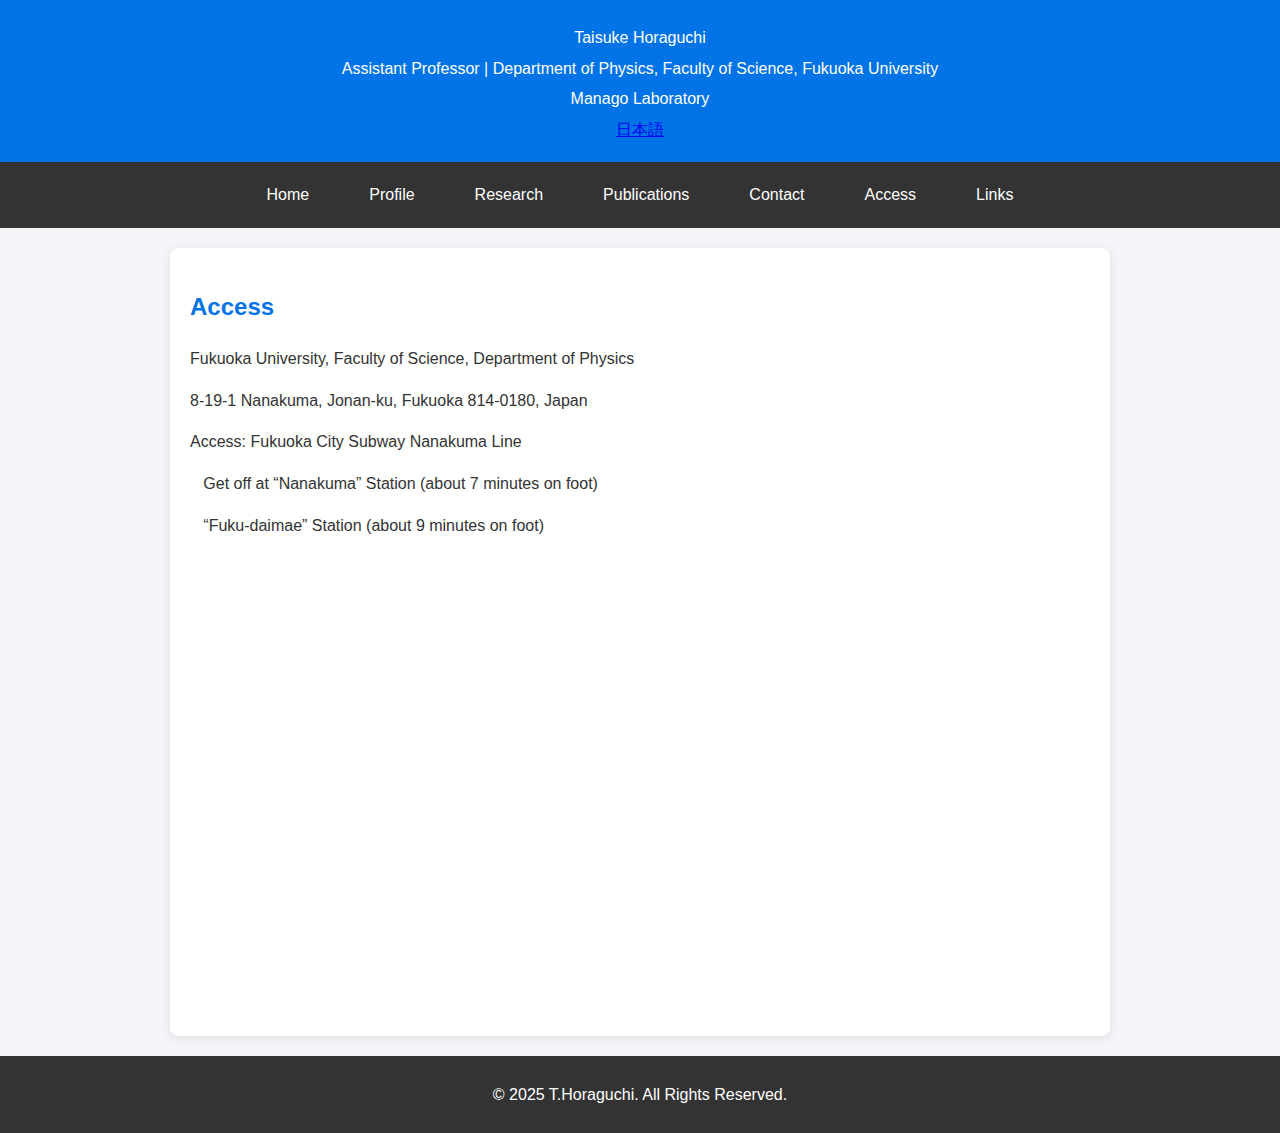
<file: access-en.html>
<!DOCTYPE html>
<html lang="en">
<head>
    <meta charset="UTF-8">
    <meta name="viewport" content="width=device-width, initial-scale=1.0">
    <title>Access - Taisuke Horaguchi</title>
    <link rel="stylesheet" href="styles.css">
</head>
<body>
<header>
    <div class="container">
        <p>Taisuke Horaguchi</p>
        <p>Assistant Professor | Department of Physics, Faculty of Science, Fukuoka University</p>
        <p>Manago Laboratory</p>
        <a href="access.html" class="language-switch">日本語</a>
    </div>
</header>
<nav id="main-nav"></nav>
<main>
    <section>
        <h2>Access</h2>
        <p>Fukuoka University, Faculty of Science, Department of Physics</p>
        <p>8-19-1 Nanakuma, Jonan-ku, Fukuoka 814-0180, Japan</p>
        <p>Access: Fukuoka City Subway Nanakuma Line </p>
		<p>&nbsp;&nbsp;&nbsp;Get off at “Nanakuma” Station (about 7 minutes on foot)</p>
		<p>&nbsp;&nbsp;&nbsp;“Fuku-daimae” Station (about 9 minutes on foot)</p>
        <div style="margin-top: 20px;">
            <iframe src="https://www.google.com/maps/embed?pb=!1m28!1m12!1m3!1d6650.13975848384!2d130.35848153177204!3d33.55156069474536!2m3!1f0!2f0!3f0!3m2!1i1024!2i768!4f13.1!4m13!3e2!4m5!1s0x354194770f054b9d%3A0x4c504ddef46fe0fc!2z56aP5bKh55yM56aP5bKh5biC5Z-O5Y2X5Yy65LiD6ZqI77yX5LiB55uu77yRIOS4g-maiOmnhQ!3m2!1d33.5527662!2d130.36174649999998!4m5!1s0x3541959158985a47%3A0xc6a38f6ad0d83191!2z44CSODE0LTAxMzMg56aP5bKh55yM56aP5bKh5biC5Z-O5Y2X5Yy65LiD6ZqI77yY5LiB55uu77yR77yZ4oiS77yRIDnlj7fppKg!3m2!1d33.5502082!2d130.364671!5e0!3m2!1sja!2sjp!4v1745370325358!5m2!1sja!2sjp" 
			width="100%" height="450" style="border:0;" allowfullscreen="" loading="lazy" referrerpolicy="no-referrer-when-downgrade"></iframe>
        </div>
    </section>
</main>
<footer>
    <p>&copy; 2025 T.Horaguchi. All Rights Reserved.</p>
</footer>

<script src="scripts/nav-en.js"></script>

</body>
</html>
</file>
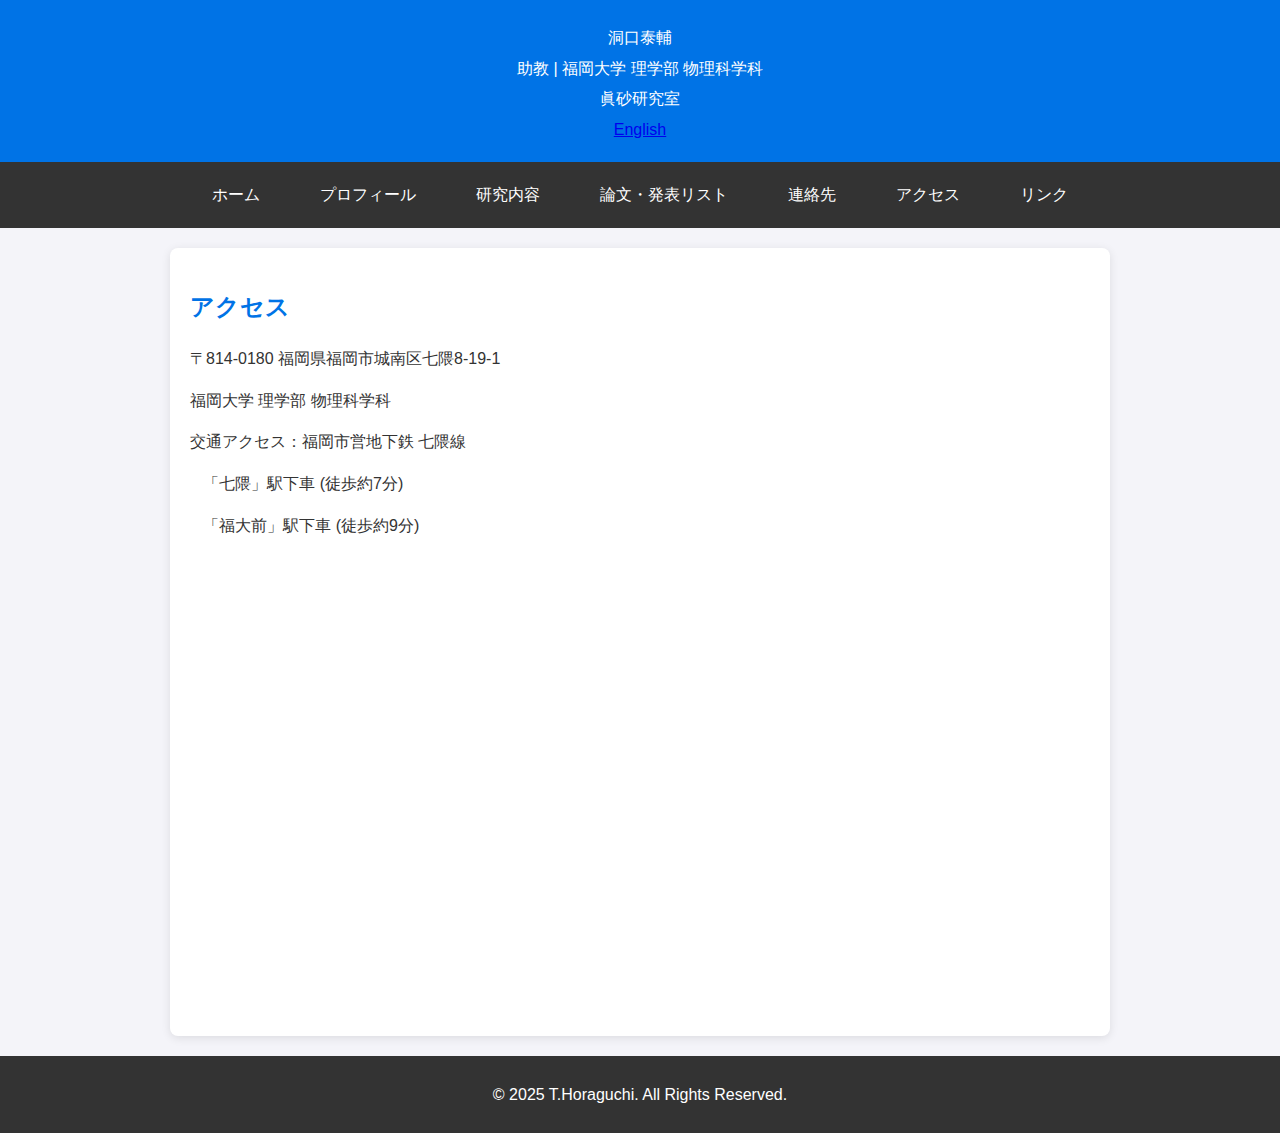
<file: access.html>
<!DOCTYPE html>
<html lang="ja">
<head>
    <meta charset="UTF-8">
    <meta name="viewport" content="width=device-width, initial-scale=1.0">
    <title>アクセス - 洞口泰輔</title>
    <link rel="stylesheet" href="styles.css">
</head>
<body>
<header>
    <div class="container">
        <p>洞口泰輔</p>
        <p>助教 | 福岡大学 理学部 物理科学科</p>
        <p>眞砂研究室</p>
        <a href="access-en.html" class="language-switch">English</a>
    </div>
</header>
<nav id="main-nav"></nav>
<main>
    <section>
        <h2>アクセス</h2>
        <p>〒814-0180 福岡県福岡市城南区七隈8-19-1</p>
        <p>福岡大学 理学部 物理科学科</p>
        <p>交通アクセス：福岡市営地下鉄 七隈線 </p>
		<p>&nbsp;&nbsp;&nbsp;「七隈」駅下車 (徒歩約7分)</p>
		<p>&nbsp;&nbsp;&nbsp;「福大前」駅下車 (徒歩約9分)</p>
        <div style="margin-top: 20px;">
            <iframe src="https://www.google.com/maps/embed?pb=!1m28!1m12!1m3!1d6650.13975848384!2d130.35848153177204!3d33.55156069474536!2m3!1f0!2f0!3f0!3m2!1i1024!2i768!4f13.1!4m13!3e2!4m5!1s0x354194770f054b9d%3A0x4c504ddef46fe0fc!2z56aP5bKh55yM56aP5bKh5biC5Z-O5Y2X5Yy65LiD6ZqI77yX5LiB55uu77yRIOS4g-maiOmnhQ!3m2!1d33.5527662!2d130.36174649999998!4m5!1s0x3541959158985a47%3A0xc6a38f6ad0d83191!2z44CSODE0LTAxMzMg56aP5bKh55yM56aP5bKh5biC5Z-O5Y2X5Yy65LiD6ZqI77yY5LiB55uu77yR77yZ4oiS77yRIDnlj7fppKg!3m2!1d33.5502082!2d130.364671!5e0!3m2!1sja!2sjp!4v1745370325358!5m2!1sja!2sjp" 
			width="100%" height="450" style="border:0;" allowfullscreen="" loading="lazy" referrerpolicy="no-referrer-when-downgrade"></iframe>
        </div>
    </section>
</main>
<footer>
    <p>&copy; 2025 T.Horaguchi. All Rights Reserved.</p>
</footer>

<script src="scripts/nav-ja.js"></script>

</body>
</html>
</file>
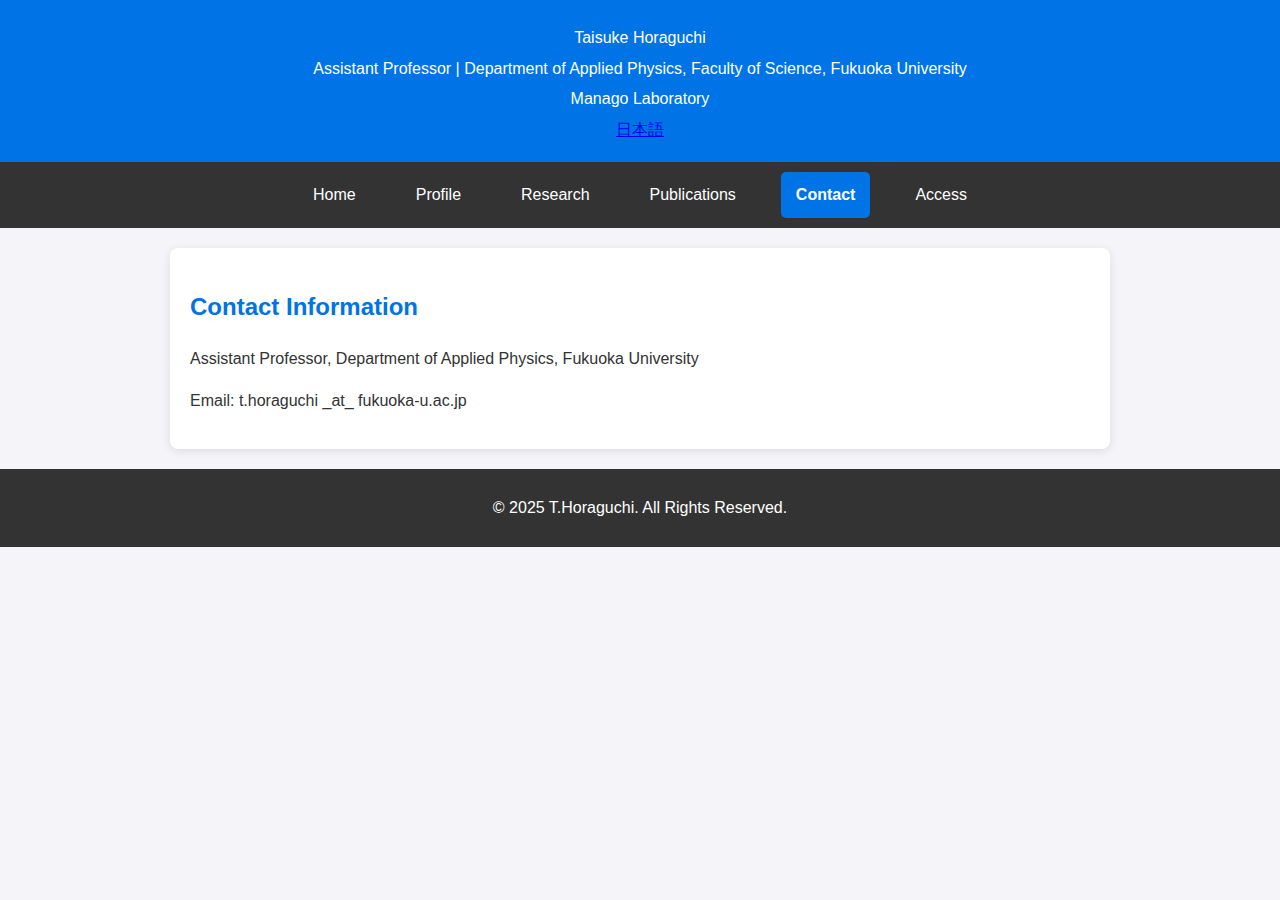
<file: contact-en.html>
<!DOCTYPE html>
<html lang="en">
<head>
    <meta charset="UTF-8">
    <meta name="viewport" content="width=device-width, initial-scale=1.0">
    <title>Contact - Taisuke Horaguchi</title>
    <link rel="stylesheet" href="styles.css">
</head>
<body>
<header>
    <div class="container">
        <p>Taisuke Horaguchi</p>
        <p>Assistant Professor | Department of Applied Physics, Faculty of Science, Fukuoka University</p>
        <p>Manago Laboratory</p>
        <a href="contact.html" class="language-switch">日本語</a>
    </div>
</header>
<nav>
    <ul>
        <li><a href="index-en.html">Home</a></li>
        <li><a href="profile-en.html">Profile</a></li>
        <li><a href="research-en.html">Research</a></li>
        <li><a href="publications-en.html">Publications</a></li>
        <li><a href="contact-en.html" class="active">Contact</a></li>
        <li><a href="access-en.html">Access</a></li>
    </ul>
</nav>
<main>
    <section>
        <h2>Contact Information</h2>
        <p>Assistant Professor, Department of Applied Physics, Fukuoka University</p>

        <!-- Secure email display only (no link, no @ in HTML) -->
        <p>Email: <span id="mail"></span></p>

        <script>
            (function() {
                const a = "t.horaguchi";
                const b = "fukuoka-u";
                const c = "ac.jp";

                // display-only version with "_at_" (no link)
                const display = a + " _at_ " + b + "." + c;

                document.getElementById("mail").textContent = display;
            })();
        </script>

    </section>
</main>
<footer>
    <p>&copy; 2025 T.Horaguchi. All Rights Reserved.</p>
</footer>
</body>
</html>
</file>
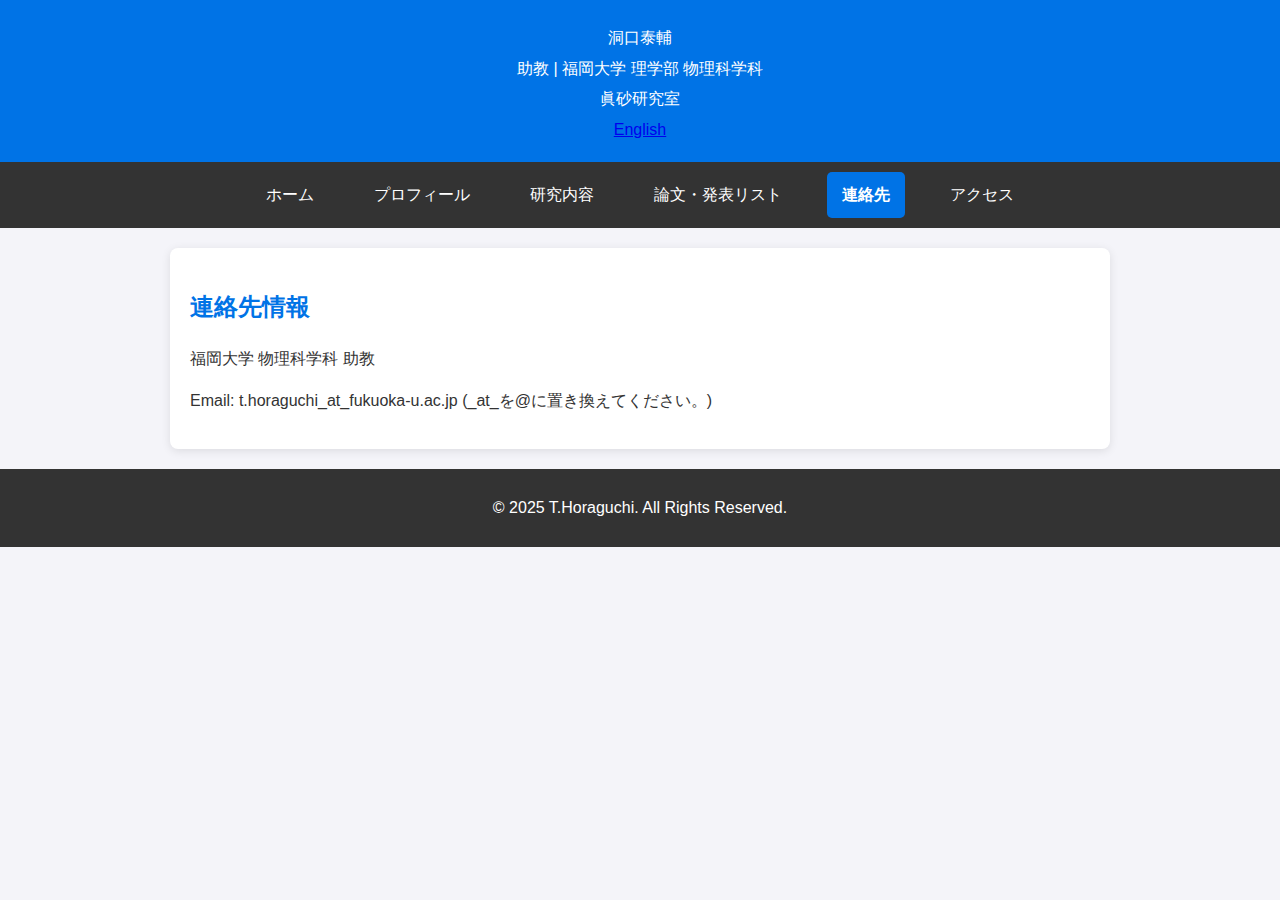
<file: contact.html>
<!DOCTYPE html>
<html lang="ja">
<head>
    <meta charset="UTF-8">
    <meta name="viewport" content="width=device-width, initial-scale=1.0">
    <title>連絡先 - 洞口泰輔</title>
    <link rel="stylesheet" href="styles.css">
</head>
<body>
    <header>
    <div class="container">
        <p>洞口泰輔</p>
        <p>助教 | 福岡大学 理学部 物理科学科</p>
        <p>眞砂研究室</p>
        <a href="contact-en.html" class="language-switch">English</a>
    </div>
</header>
    <nav>
        <ul>
            <li><a href="index.html">ホーム</a></li>
            <li><a href="profile.html">プロフィール</a></li>
            <li><a href="research.html">研究内容</a></li>
            <li><a href="publications.html">論文・発表リスト</a></li>
            <li><a href="contact.html" class="active">連絡先</a></li>
        <li><a href="access.html">アクセス</a></li>
</ul>
    </nav>
    <main>
        <section>
            <h2>連絡先情報</h2>
            <p>福岡大学 物理科学科 助教</p>
            <p>Email: t.horaguchi_at_fukuoka-u.ac.jp (_at_を@に置き換えてください。)</p>
        </section>
    </main>
    <footer>
        <p>&copy; 2025 T.Horaguchi. All Rights Reserved.</p>
    </footer>
</body>
</html>
</file>
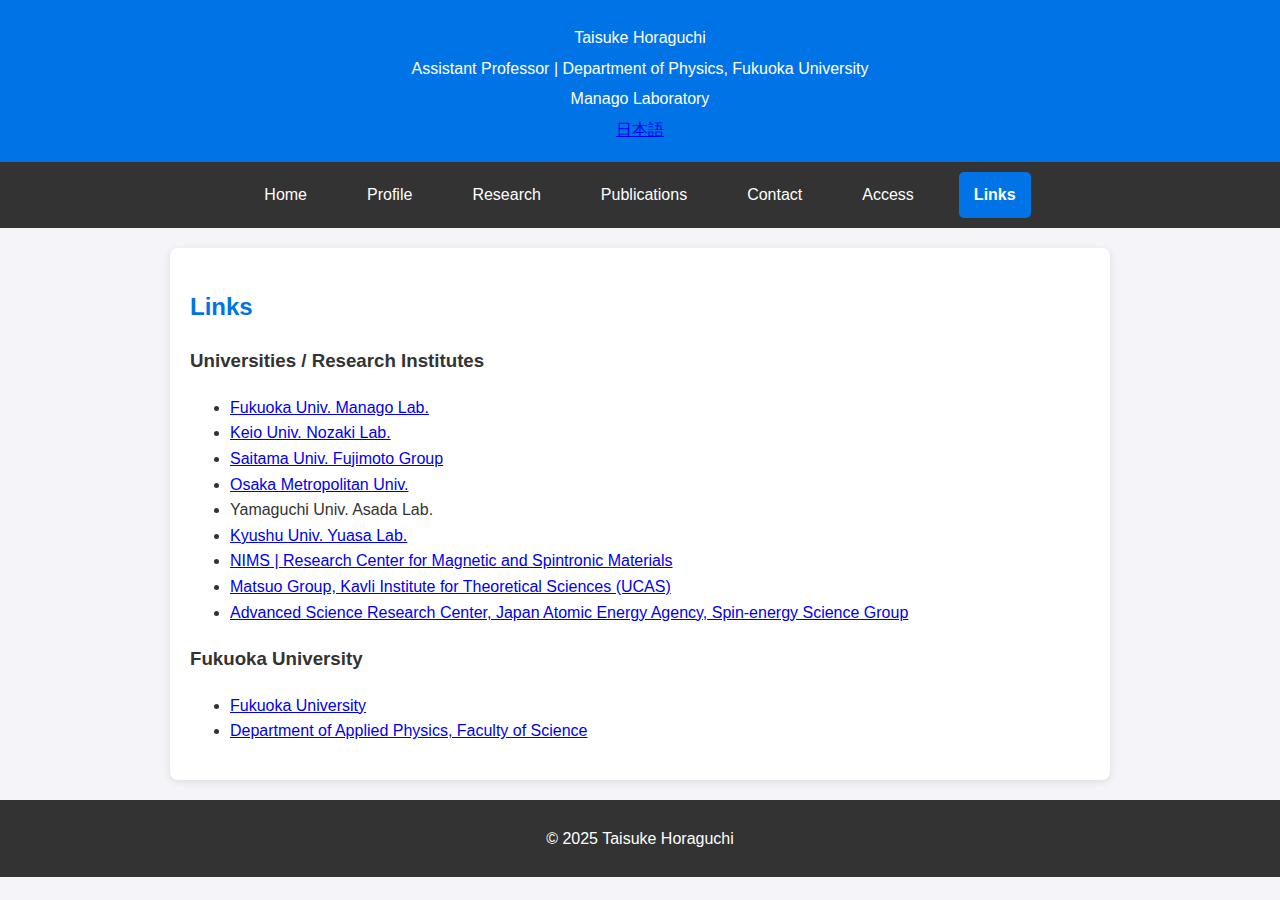
<file: links-en.html>
<!DOCTYPE html>
<html lang="en">
<head>
    <meta charset="UTF-8">
    <meta name="viewport" content="width=device-width, initial-scale=1.0">
    <title>Links - Taisuke Horaguchi</title>
    <link rel="stylesheet" href="styles.css">
</head>

<body data-page="links-en">

<header>
    <div class="container">
        <p>Taisuke Horaguchi</p>
        <p>Assistant Professor | Department of Physics, Fukuoka University</p>
        <p>Manago Laboratory</p>
        <a href="links.html" class="language-switch">日本語</a>
    </div>
</header>

<nav id="main-nav"></nav>

<main>
    <h2>Links</h2>

    <section>
        <h3>Universities / Research Institutes</h3>
        <ul class="link-list">

            <li><a href="https://www.sp.fukuoka-u.ac.jp/section/solid1/manago/index-e.htm" target="_blank">
                Fukuoka Univ. Manago Lab.
            </a></li>

            <li><a href="http://www.phys.keio.ac.jp/guidance/labs/nozaki/index.html" target="_blank">
                Keio Univ. Nozaki Lab.
            </a></li>

            <li><a href="https://spin.eeap.saitama-u.ac.jp/en/" target="_blank">
                Saitama Univ. Fujimoto Group
            </a></li>

            <li><a href="https://www.omu.ac.jp/eng/devices-en/" target="_blank">
                Osaka Metropolitan Univ.
            </a></li>

            <li>Yamaguchi Univ. Asada Lab.</li>

            <li><a href="https://mag.ed.kyushu-u.ac.jp/indexE.html" target="_blank">
                Kyushu Univ. Yuasa Lab.
            </a></li>

            <li><a href="https://www.nims.go.jp/spintronics/index.html" target="_blank">
                NIMS | Research Center for Magnetic and Spintronic Materials
            </a></li>

            <li><a href="https://mamorumatsuo.github.io/" target="_blank">
                Matsuo Group, Kavli Institute for Theoretical Sciences (UCAS)
            </a></li>

            <li><a href="https://asrc.jaea.go.jp/soshiki/gr/spinenergy/index-e.html" target="_blank">
                Advanced Science Research Center, Japan Atomic Energy Agency, Spin-energy Science Group
            </a></li>
            
        </ul>
    </section>

    <section>
        <h3>Fukuoka University</h3>
        <ul class="link-list">

            <li><a href="https://www.fukuoka-u.ac.jp/english/" target="_blank">
                Fukuoka University
            </a></li>

            <li><a href="https://www.sci.fukuoka-u.ac.jp/en/phys/index.html" target="_blank">
                Department of Applied Physics, Faculty of Science
            </a></li>

        </ul>
    </section>
</main>

<footer>
    <p>&copy; 2025 Taisuke Horaguchi</p>
</footer>

<script src="scripts/nav-en.js"></script>

</body>
</html>
</file>
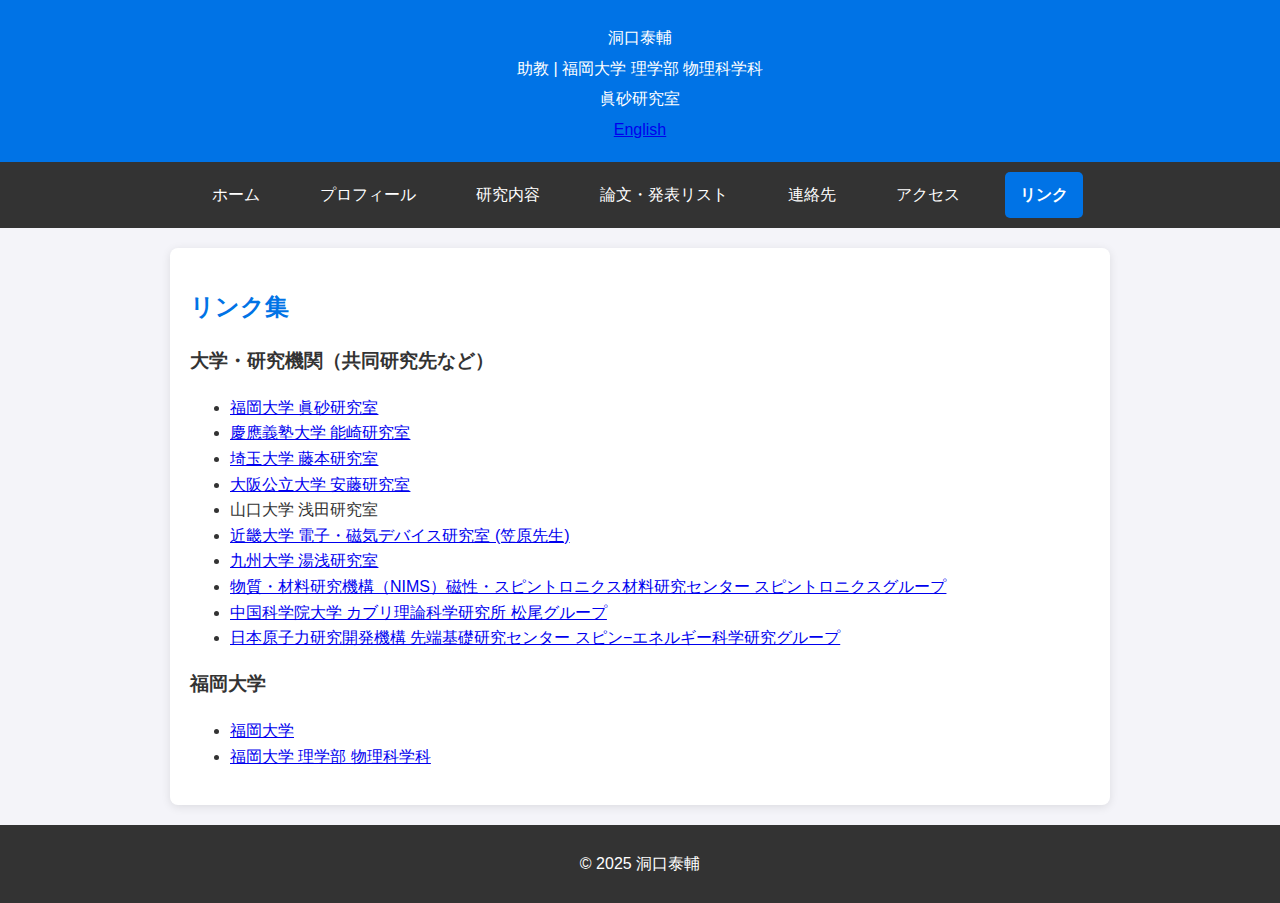
<file: links.html>
<!DOCTYPE html>
<html lang="ja">
<head>
    <meta charset="UTF-8">
    <meta name="viewport" content="width=device-width, initial-scale=1.0">
    <title>リンク集 - 洞口泰輔</title>
    <link rel="stylesheet" href="styles.css">
</head>

<body data-page="links-ja">

<header>
    <div class="container">
        <p>洞口泰輔</p>
        <p>助教 | 福岡大学 理学部 物理科学科</p>
        <p>眞砂研究室</p>
        <a href="links-en.html" class="language-switch">English</a>
    </div>
</header>

<nav id="main-nav"></nav>

<main>
    <h2>リンク集</h2>

    <section>
        <h3>大学・研究機関（共同研究先など）</h3>
        <ul class="link-list">

            <li><a href="https://www.sp.fukuoka-u.ac.jp/section/solid1/manago/index.htm" target="_blank">
                福岡大学 眞砂研究室
            </a></li>

            <li><a href="http://www.phys.keio.ac.jp/guidance/labs/nozaki/index.html" target="_blank">
                慶應義塾大学 能崎研究室
            </a></li>

            <li><a href="https://spin.eeap.saitama-u.ac.jp/" target="_blank">
                埼玉大学 藤本研究室
            </a></li>

            <li><a href="https://www.omu.ac.jp/eng/devices/" target="_blank">
                大阪公立大学 安藤研究室
            </a></li>

            <li>山口大学 浅田研究室</li>

            <li><a href="https://www.kindai.ac.jp/hose/research-and-education/teachers/introduce/kasahara-kenji-b09.html/" target="_blank">
                近畿大学 電子・磁気デバイス研究室 (笠原先生)
            </a></li>

            <li><a href="https://mag.ed.kyushu-u.ac.jp/" target="_blank">
                九州大学 湯浅研究室
            </a></li>

            <li><a href="https://www.nims.go.jp/spintronics/indexJ.html" target="_blank">
                物質・材料研究機構（NIMS）磁性・スピントロニクス材料研究センター スピントロニクスグループ
            </a></li>

            <li><a href="https://mamorumatsuo.github.io/" target="_blank">
                中国科学院大学 カブリ理論科学研究所 松尾グループ
            </a></li>

            <li><a href="https://asrc.jaea.go.jp/soshiki/gr/spinenergy/index.html" target="_blank">
                日本原子力研究開発機構 先端基礎研究センター スピン−エネルギー科学研究グループ
            </a></li>   
			
        </ul>
    </section>

    <section>
        <h3>福岡大学</h3>
        <ul class="link-list">

            <li><a href="https://www.fukuoka-u.ac.jp/" target="_blank">
                福岡大学
            </a></li>

            <li><a href="https://www.sci.fukuoka-u.ac.jp/phys/index.html" target="_blank">
                福岡大学 理学部 物理科学科
            </a></li>

        </ul>
    </section>
</main>

<footer>
    <p>&copy; 2025 洞口泰輔</p>
</footer>

<script src="scripts/nav-ja.js"></script>

</body>
</html>
</file>
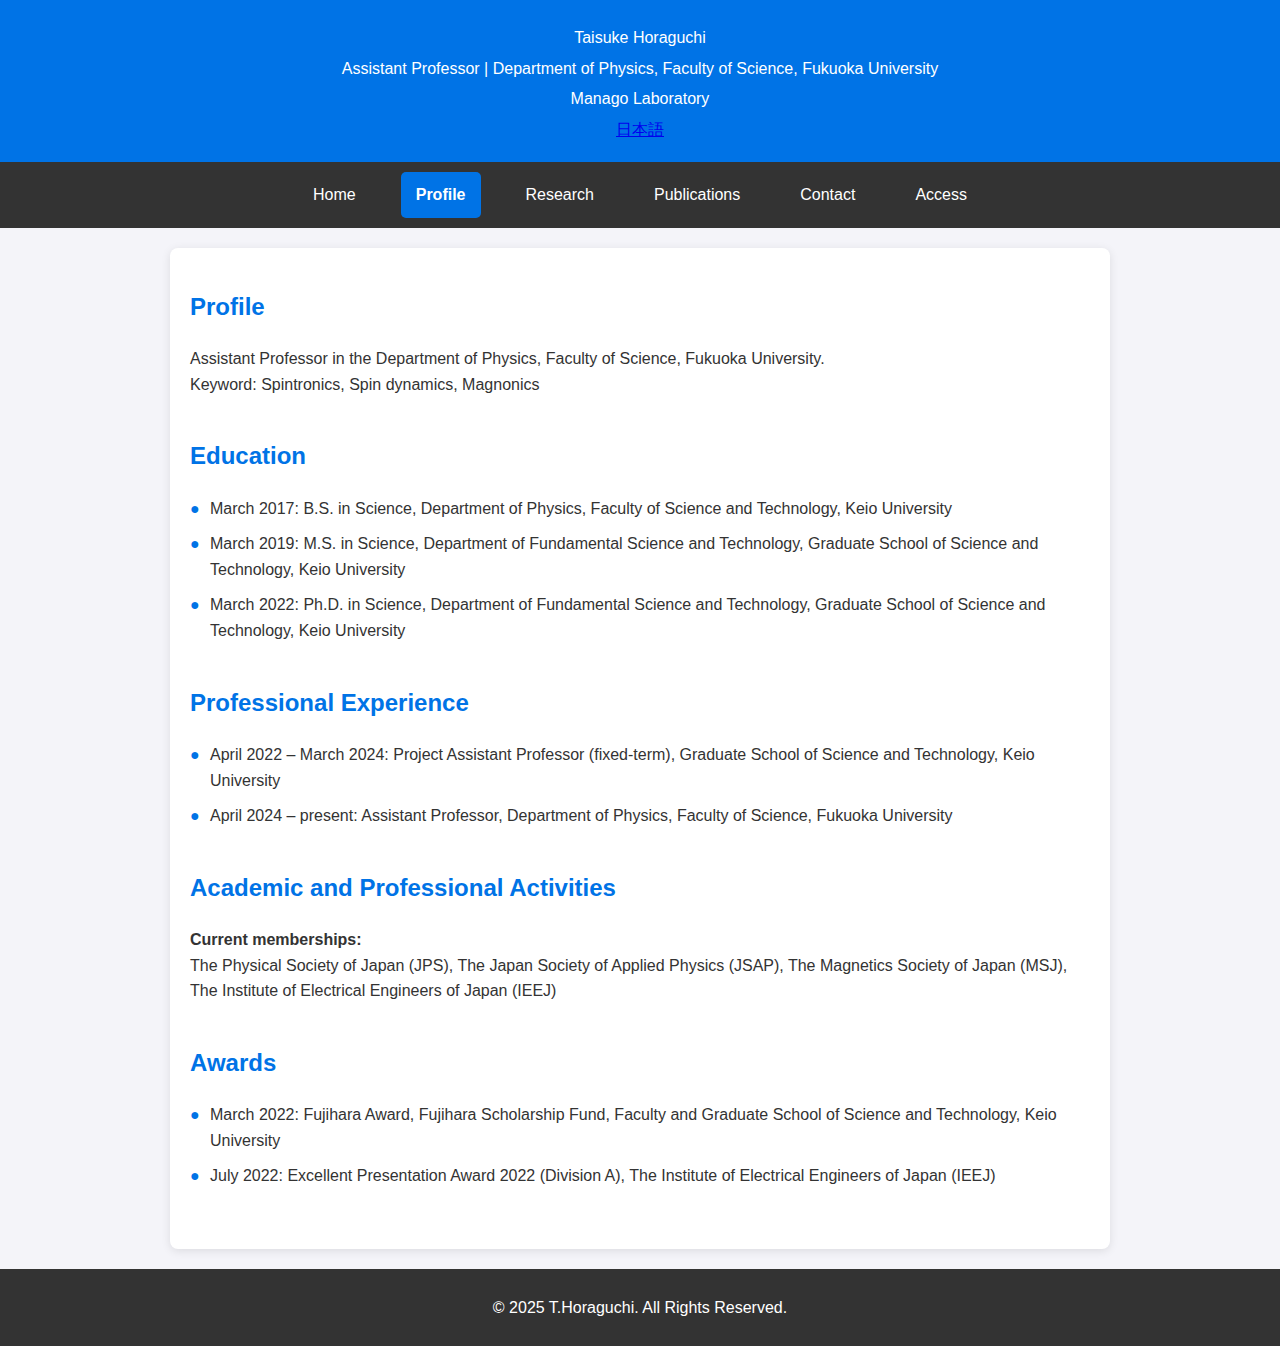
<file: profile-en.html>
<!DOCTYPE html>
<html lang="en">
<head>
    <meta charset="UTF-8">
    <meta name="viewport" content="width=device-width, initial-scale=1.0">
    <title>Profile - Taisuke Horaguchi</title>
    <link rel="stylesheet" href="styles.css">
</head>
<body>
<header>
    <div class="container">
        <p>Taisuke Horaguchi</p>
        <p>Assistant Professor | Department of Physics, Faculty of Science, Fukuoka University</p>
        <p>Manago Laboratory</p>
        <a href="profile.html" class="language-switch">日本語</a>
    </div>
</header>

<nav>
    <ul>
        <li><a href="index-en.html">Home</a></li>
        <li><a href="profile-en.html" class="active">Profile</a></li>
        <li><a href="research-en.html">Research</a></li>
        <li><a href="publications-en.html">Publications</a></li>
        <li><a href="contact-en.html">Contact</a></li>
        <li><a href="access-en.html">Access</a></li>
    </ul>
</nav>

<main>

    <!-- Brief profile -->
    <section class="section">
        <h2>Profile</h2>
        <p>
            Assistant Professor in the Department of Physics, Faculty of Science, Fukuoka University.<br>
            Keyword: Spintronics, Spin dynamics, Magnonics 
        </p>
    </section>

    <!-- Education -->
    <section class="section">
        <h2>Education</h2>
        <ul class="publications-list">
            <li>March 2017: B.S. in Science, Department of Physics, Faculty of Science and Technology, Keio University</li>
            <li>March 2019: M.S. in Science, Department of Fundamental Science and Technology, Graduate School of Science and Technology, Keio University</li>
            <li>March 2022: Ph.D. in Science, Department of Fundamental Science and Technology, Graduate School of Science and Technology, Keio University</li>
        </ul>
    </section>

    <!-- Professional experience -->
    <section class="section">
        <h2>Professional Experience</h2>
        <ul class="publications-list">
            <li>April 2022 – March 2024: Project Assistant Professor (fixed-term), Graduate School of Science and Technology, Keio University</li>
            <li>April 2024 – present: Assistant Professor, Department of Physics, Faculty of Science, Fukuoka University</li>
        </ul>
    </section>

    <!-- Academic & professional activities -->
    <section class="section">
        <h2>Academic and Professional Activities</h2>

        <p><strong>Current memberships:</strong><br>
            The Physical Society of Japan (JPS), The Japan Society of Applied Physics (JSAP),
            The Magnetics Society of Japan (MSJ), The Institute of Electrical Engineers of Japan (IEEJ)
        </p>
    </section>

    <!-- Awards -->
    <section class="section">
        <h2>Awards</h2>
        <ul class="publications-list">
            <li>
                March 2022: Fujihara Award, Fujihara Scholarship Fund,  
                Faculty and Graduate School of Science and Technology, Keio University
            </li>
            <li>
                July 2022: Excellent Presentation Award 2022 (Division A),  
                The Institute of Electrical Engineers of Japan (IEEJ)
            </li>
        </ul>
    </section>

</main>

<footer>
    <p>&copy; 2025 T.Horaguchi. All Rights Reserved.</p>
</footer>
</body>
</html>
</file>
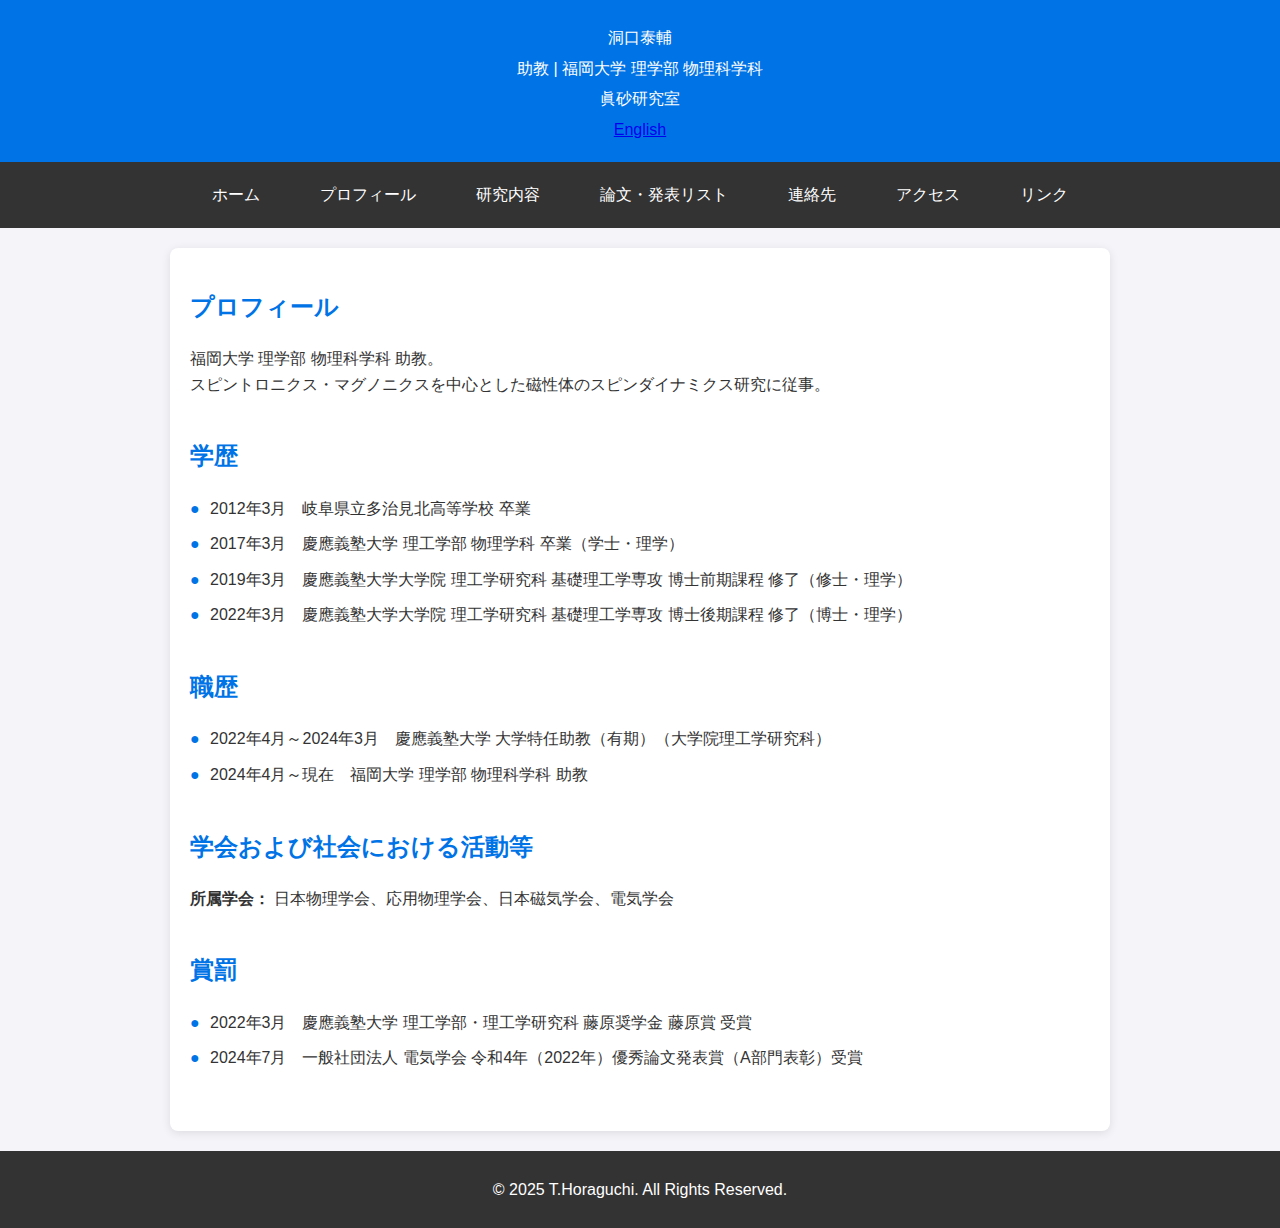
<file: profile.html>
<!DOCTYPE html>
<html lang="ja">
<head>
    <meta charset="UTF-8">
    <meta name="viewport" content="width=device-width, initial-scale=1.0">
    <title>プロフィール - 洞口泰輔</title>
    <link rel="stylesheet" href="styles.css">
</head>
<body>

<header>
    <div class="container">
        <p>洞口泰輔</p>
        <p>助教 | 福岡大学 理学部 物理科学科</p>
        <p>眞砂研究室</p>
        <a href="profile-en.html" class="language-switch">English</a>
    </div>
</header>

<nav id="main-nav"></nav>

<main>

    <!-- プロフィール概要 -->
    <section class="section">
        <h2>プロフィール</h2>
        <p>福岡大学 理学部 物理科学科 助教。<br>
		スピントロニクス・マグノニクスを中心とした磁性体のスピンダイナミクス研究に従事。</p>
    </section>

    <!-- 学歴 -->
    <section class="section">
        <h2>学歴</h2>
        <ul class="publications-list">
		    <li>2012年3月　岐阜県立多治見北高等学校 卒業</li>
            <li>2017年3月　慶應義塾大学 理工学部 物理学科 卒業（学士・理学）</li>
            <li>2019年3月　慶應義塾大学大学院 理工学研究科 基礎理工学専攻 博士前期課程 修了（修士・理学）</li>
            <li>2022年3月　慶應義塾大学大学院 理工学研究科 基礎理工学専攻 博士後期課程 修了（博士・理学）</li>
        </ul>
    </section>

    <!-- 職歴 -->
    <section class="section">
        <h2>職歴</h2>
        <ul class="publications-list">
            <li>2022年4月～2024年3月　慶應義塾大学 大学特任助教（有期）（大学院理工学研究科）</li>
            <li>2024年4月～現在　福岡大学 理学部 物理科学科 助教</li>
        </ul>
    </section>

    <!-- 学会・社会活動 -->
    <section class="section">
        <h2>学会および社会における活動等</h2>

        <p><strong>所属学会：</strong>  
        日本物理学会、応用物理学会、日本磁気学会、電気学会</p>
    </section>

    <!-- 賞罰 -->
    <section class="section">
        <h2>賞罰</h2>
        <ul class="publications-list">
            <li>2022年3月　慶應義塾大学 理工学部・理工学研究科 藤原奨学金 藤原賞 受賞</li>
            <li>2024年7月　一般社団法人 電気学会 令和4年（2022年）優秀論文発表賞（A部門表彰）受賞</li>
        </ul>
    </section>

</main>

<footer>
    <p>&copy; 2025 T.Horaguchi. All Rights Reserved.</p>
</footer>

<script src="scripts/nav-ja.js"></script>

</body>
</html>
</file>
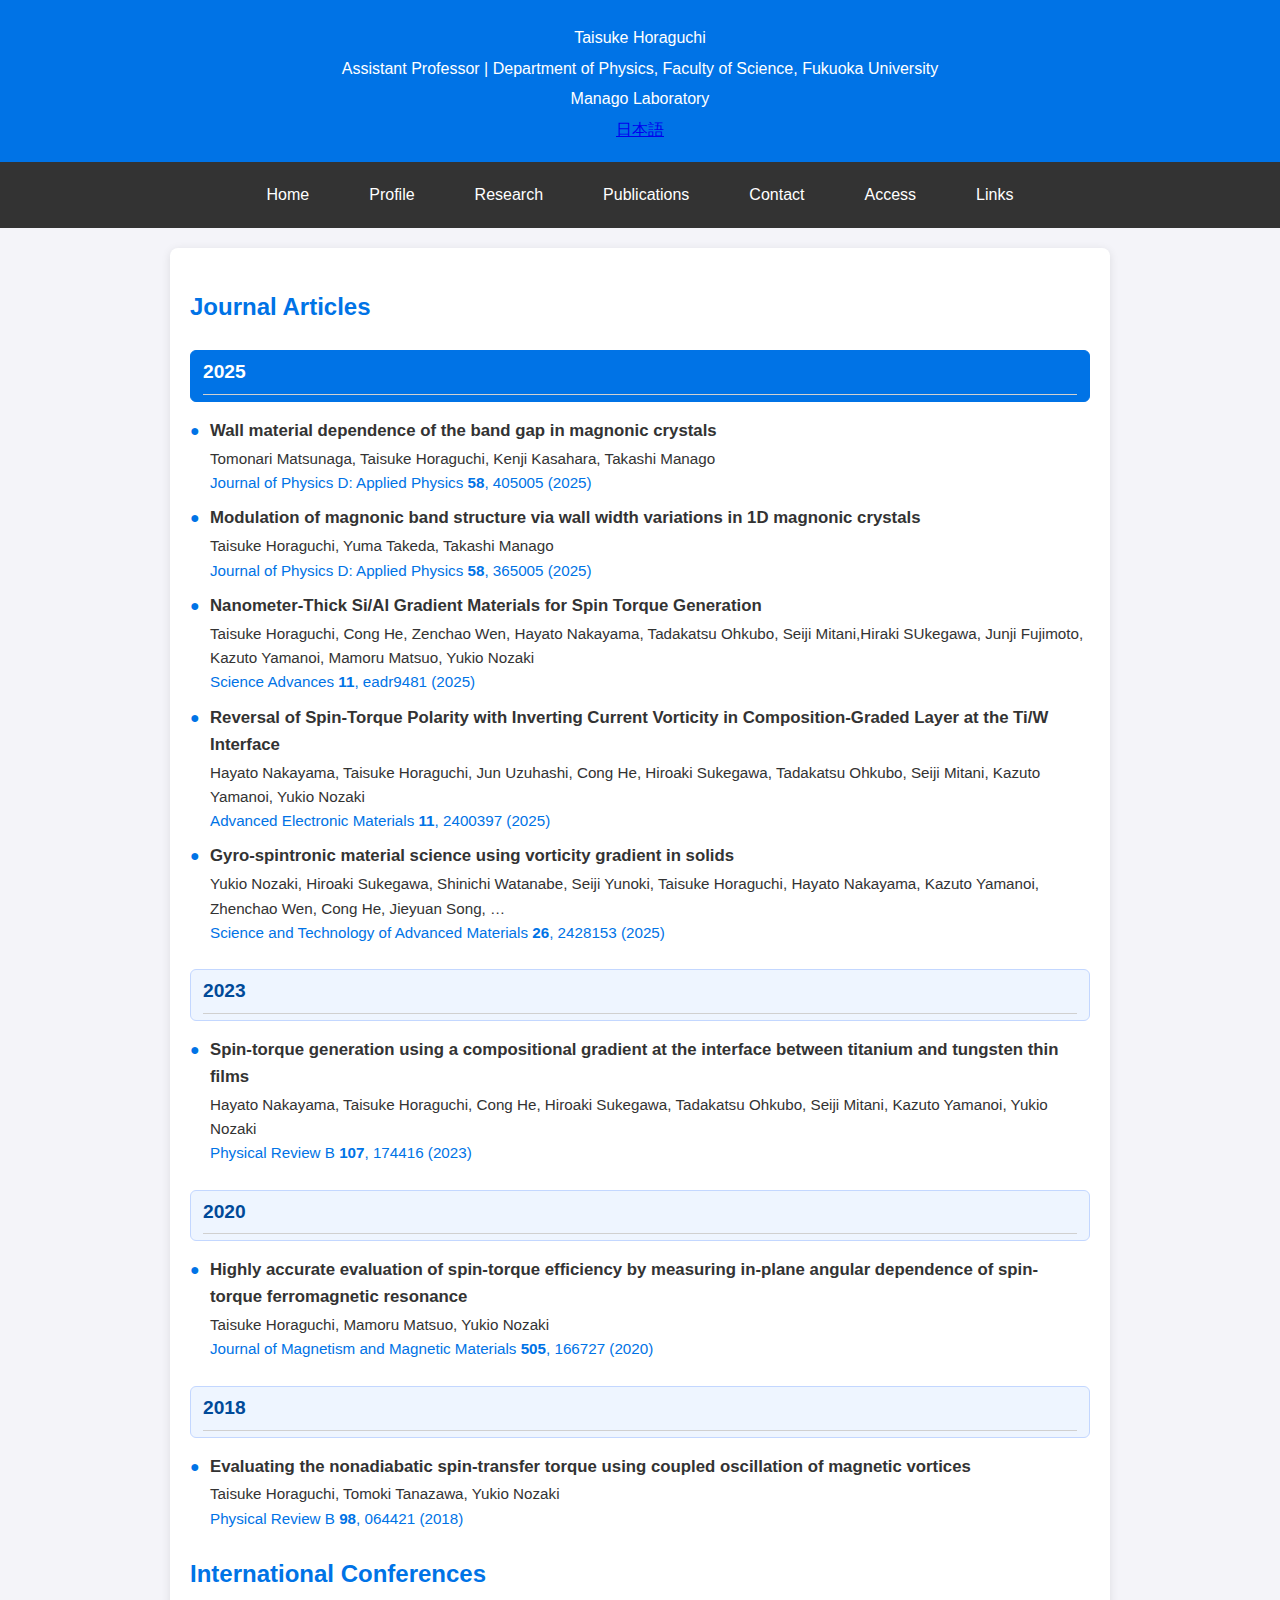
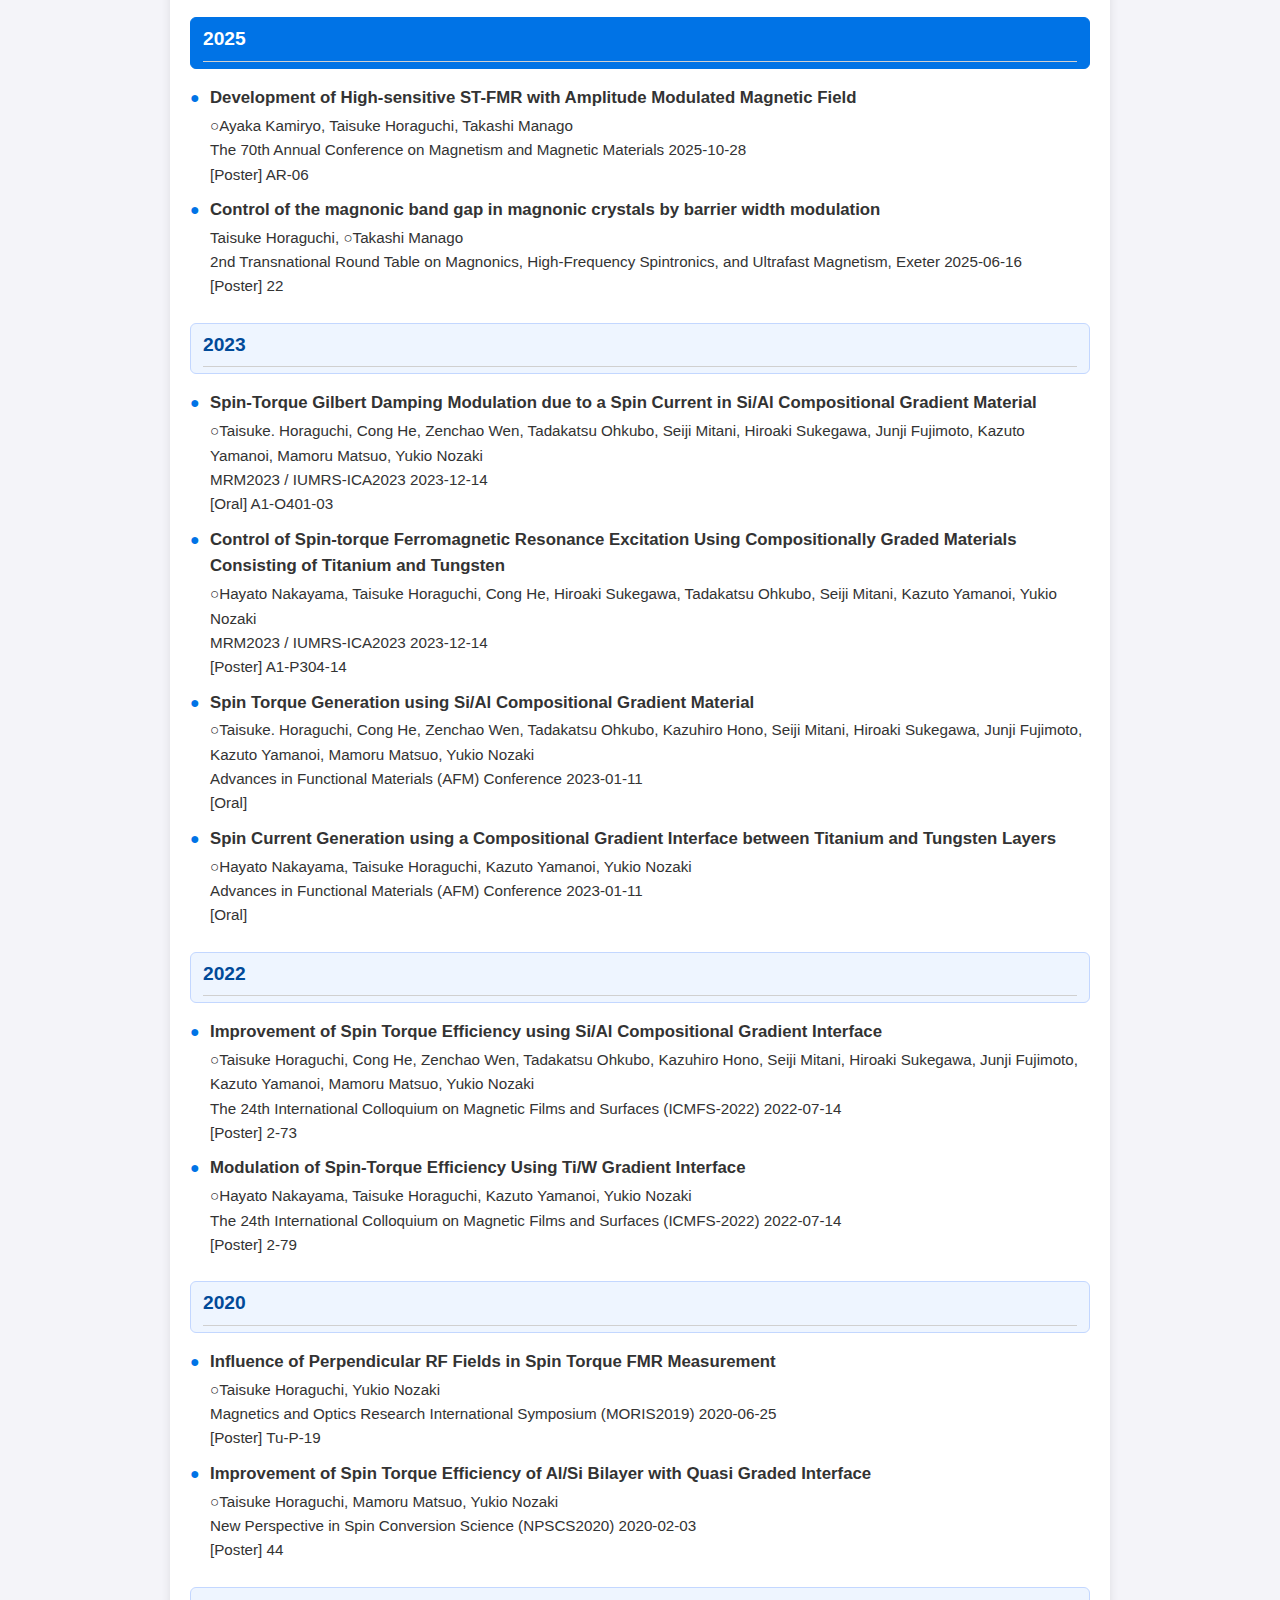
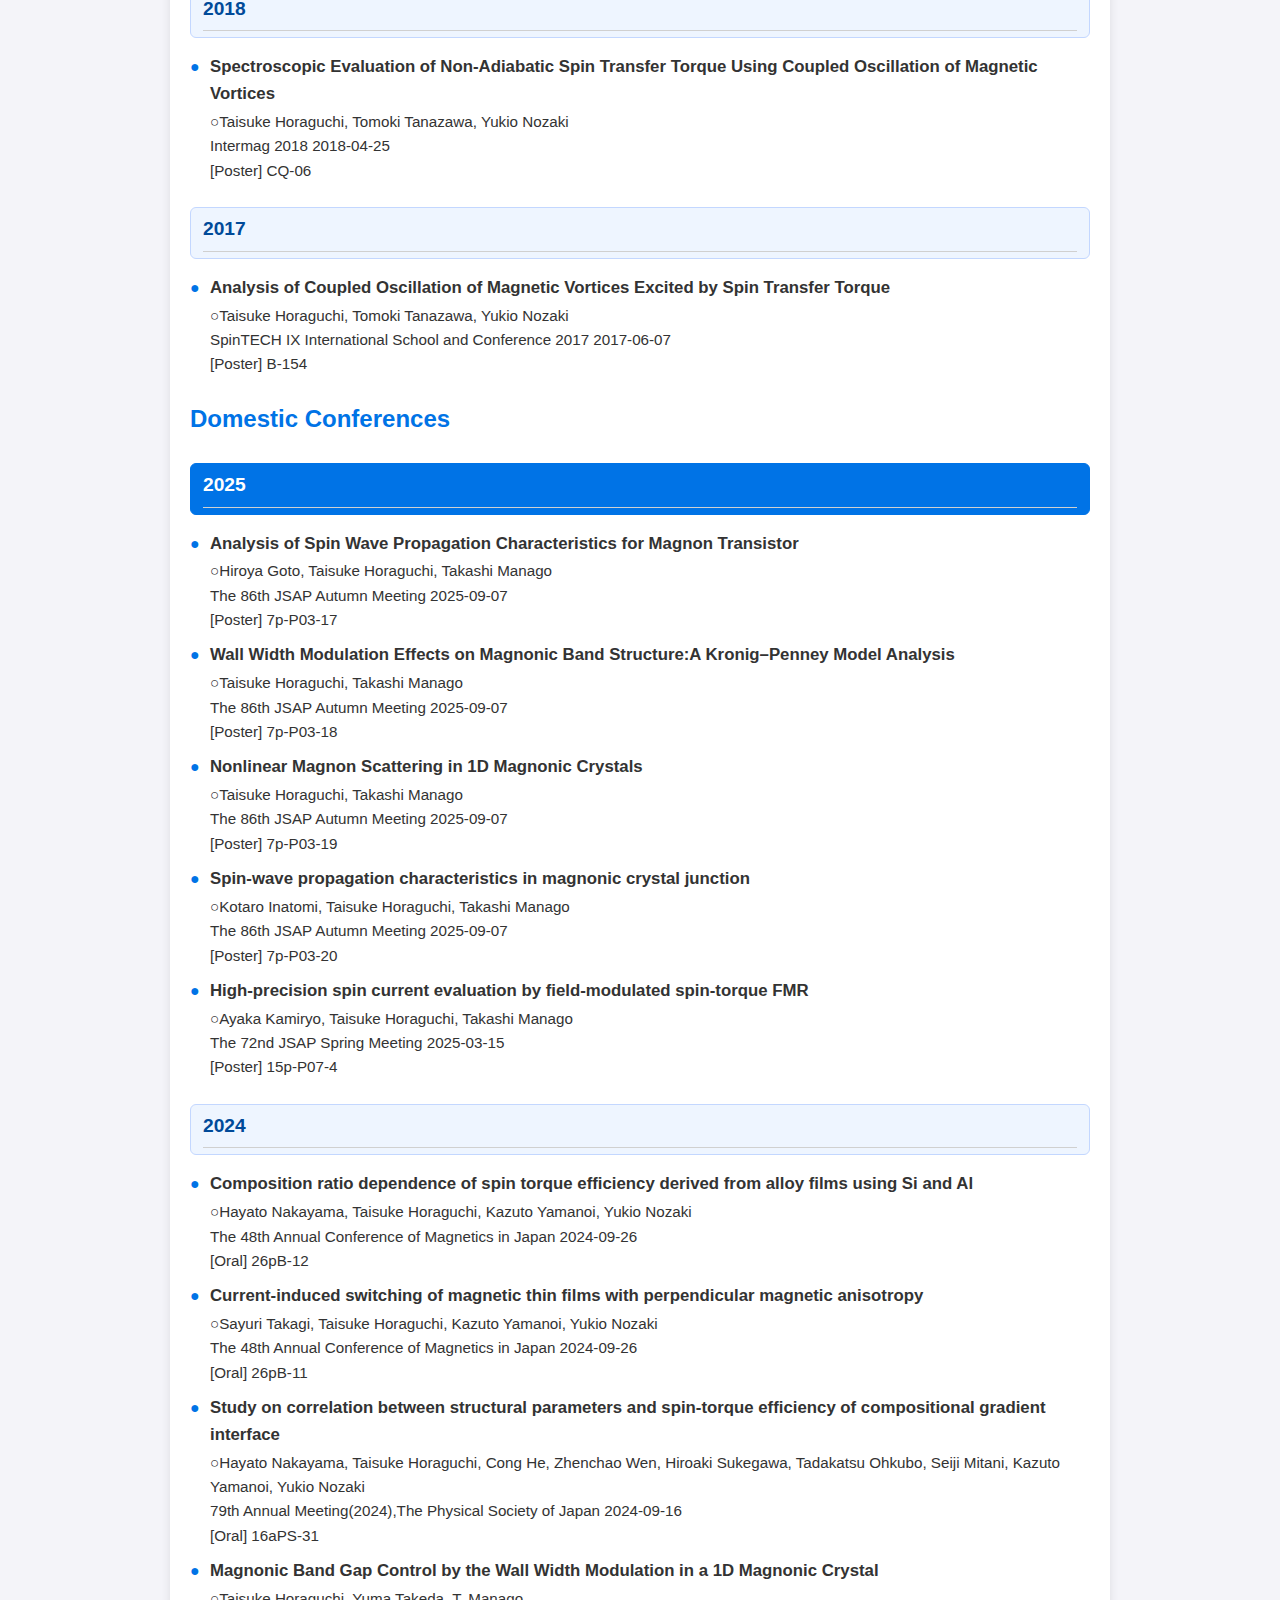
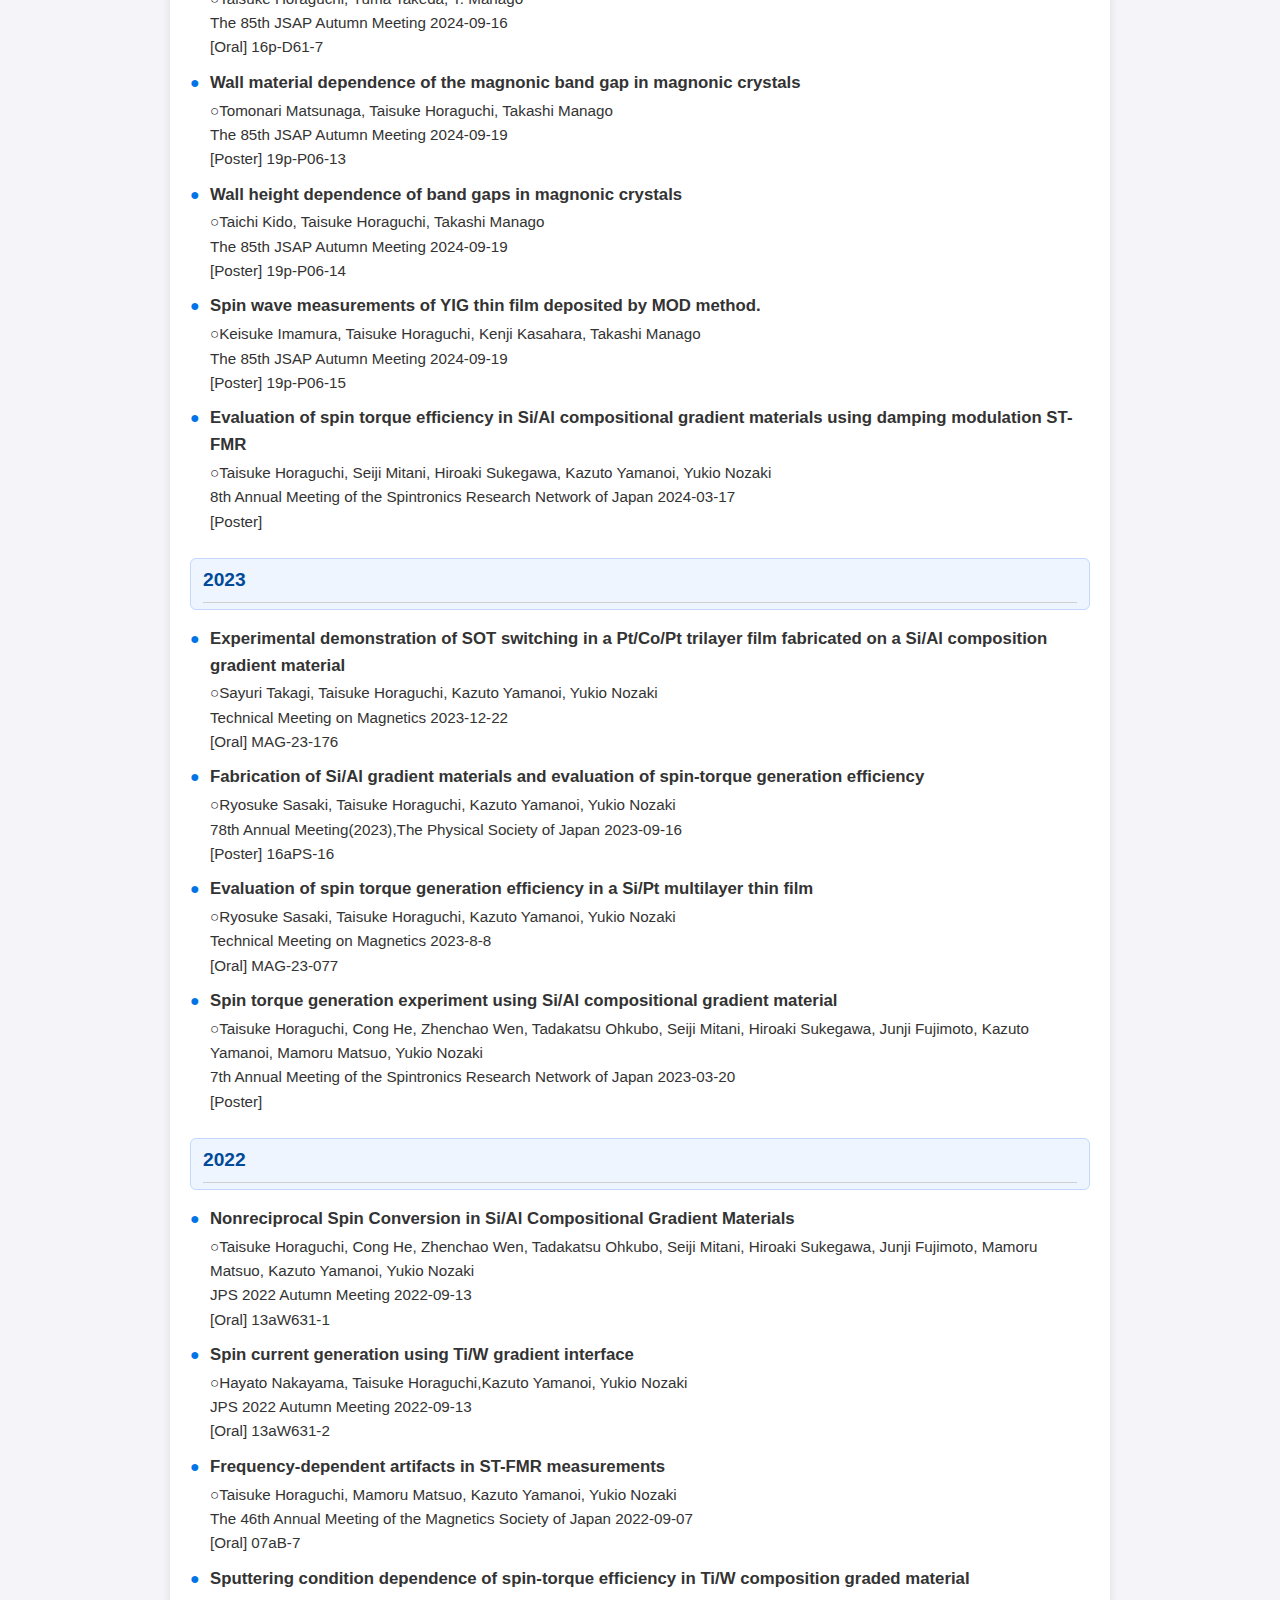
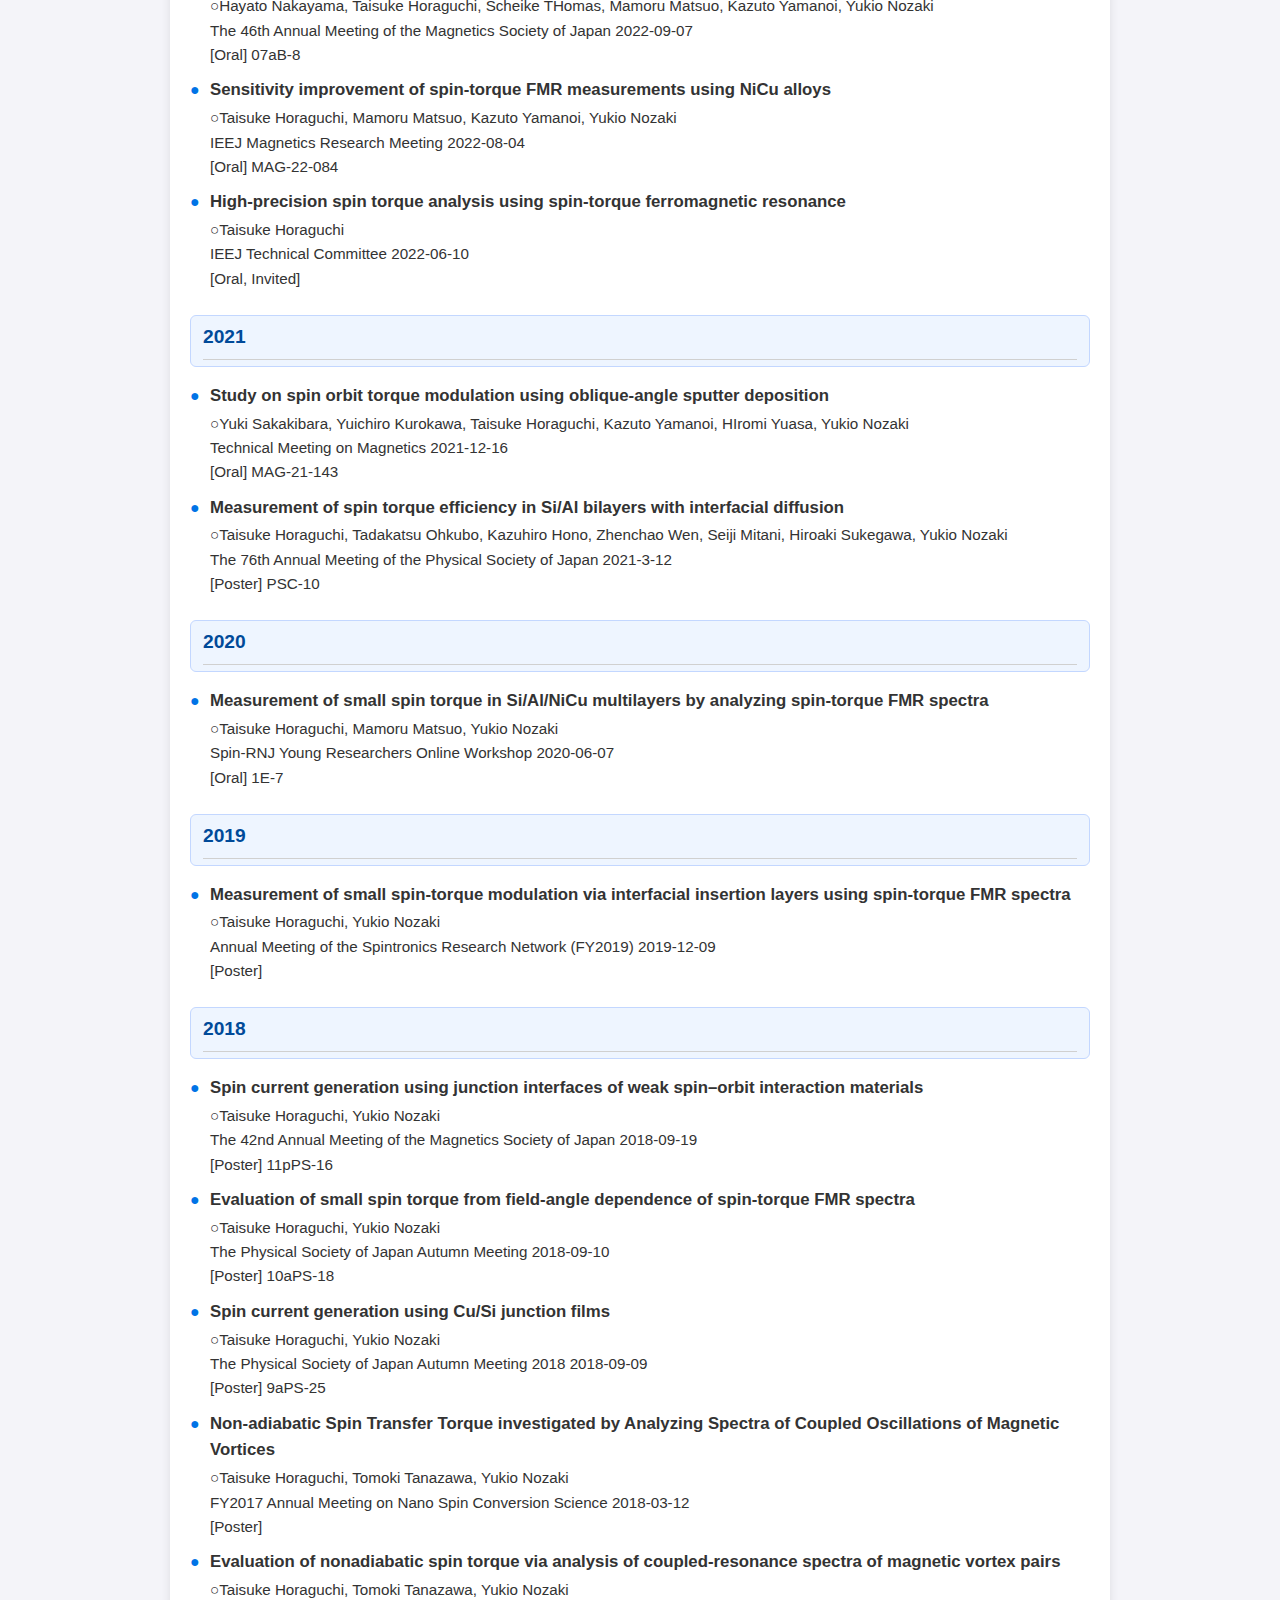
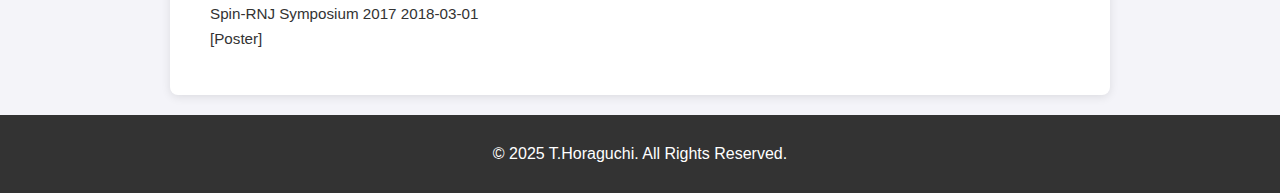
<file: publications-en.html>
<!DOCTYPE html>
<html lang="ja">
<link rel="icon" type="image/x-icon" href="images/favicon.ico">
<link rel="icon" type="image/png" sizes="32x32" href="images/favicon-32.png">
<link rel="icon" type="image/png" sizes="16x16" href="images/favicon-16.png">
<link rel="apple-touch-icon" sizes="180x180" href="images/favicon-180.png">

<html lang="en">
<head>
    <meta charset="UTF-8">
    <meta name="viewport" content="width=device-width, initial-scale=1.0">
    <title>Research - Taisuke Horaguchi</title>
    <link rel="stylesheet" href="styles.css">
</head>
<body>
<header>
    <div class="container">
        <p>Taisuke Horaguchi</p>
        <p>Assistant Professor | Department of Physics, Faculty of Science, Fukuoka University</p>
        <p>Manago Laboratory</p>
        <a href="publications.html" class="language-switch">日本語</a>
    </div>
</header>

<nav id="main-nav"></nav>

<main>
    <section>
        <h2>Journal Articles</h2>
        <!-- 年ごとのブロックを JS でここに生成 -->
        <div id="journal-container"></div>
    </section>
	<section>
		<h2>International Conferences</h2>
		<div id="intl-container"></div>
	</section>

	<section>
		<h2>Domestic Conferences</h2>
		<div id="domestic-container"></div>
	</section>
</main>


<footer>
    <p>&copy; 2025 T.Horaguchi. All Rights Reserved.</p>
</footer>
<script src="scripts/nav-en.js"></script>
<script src="scripts/publications-en.js"></script>
</body>
</html>
</file>
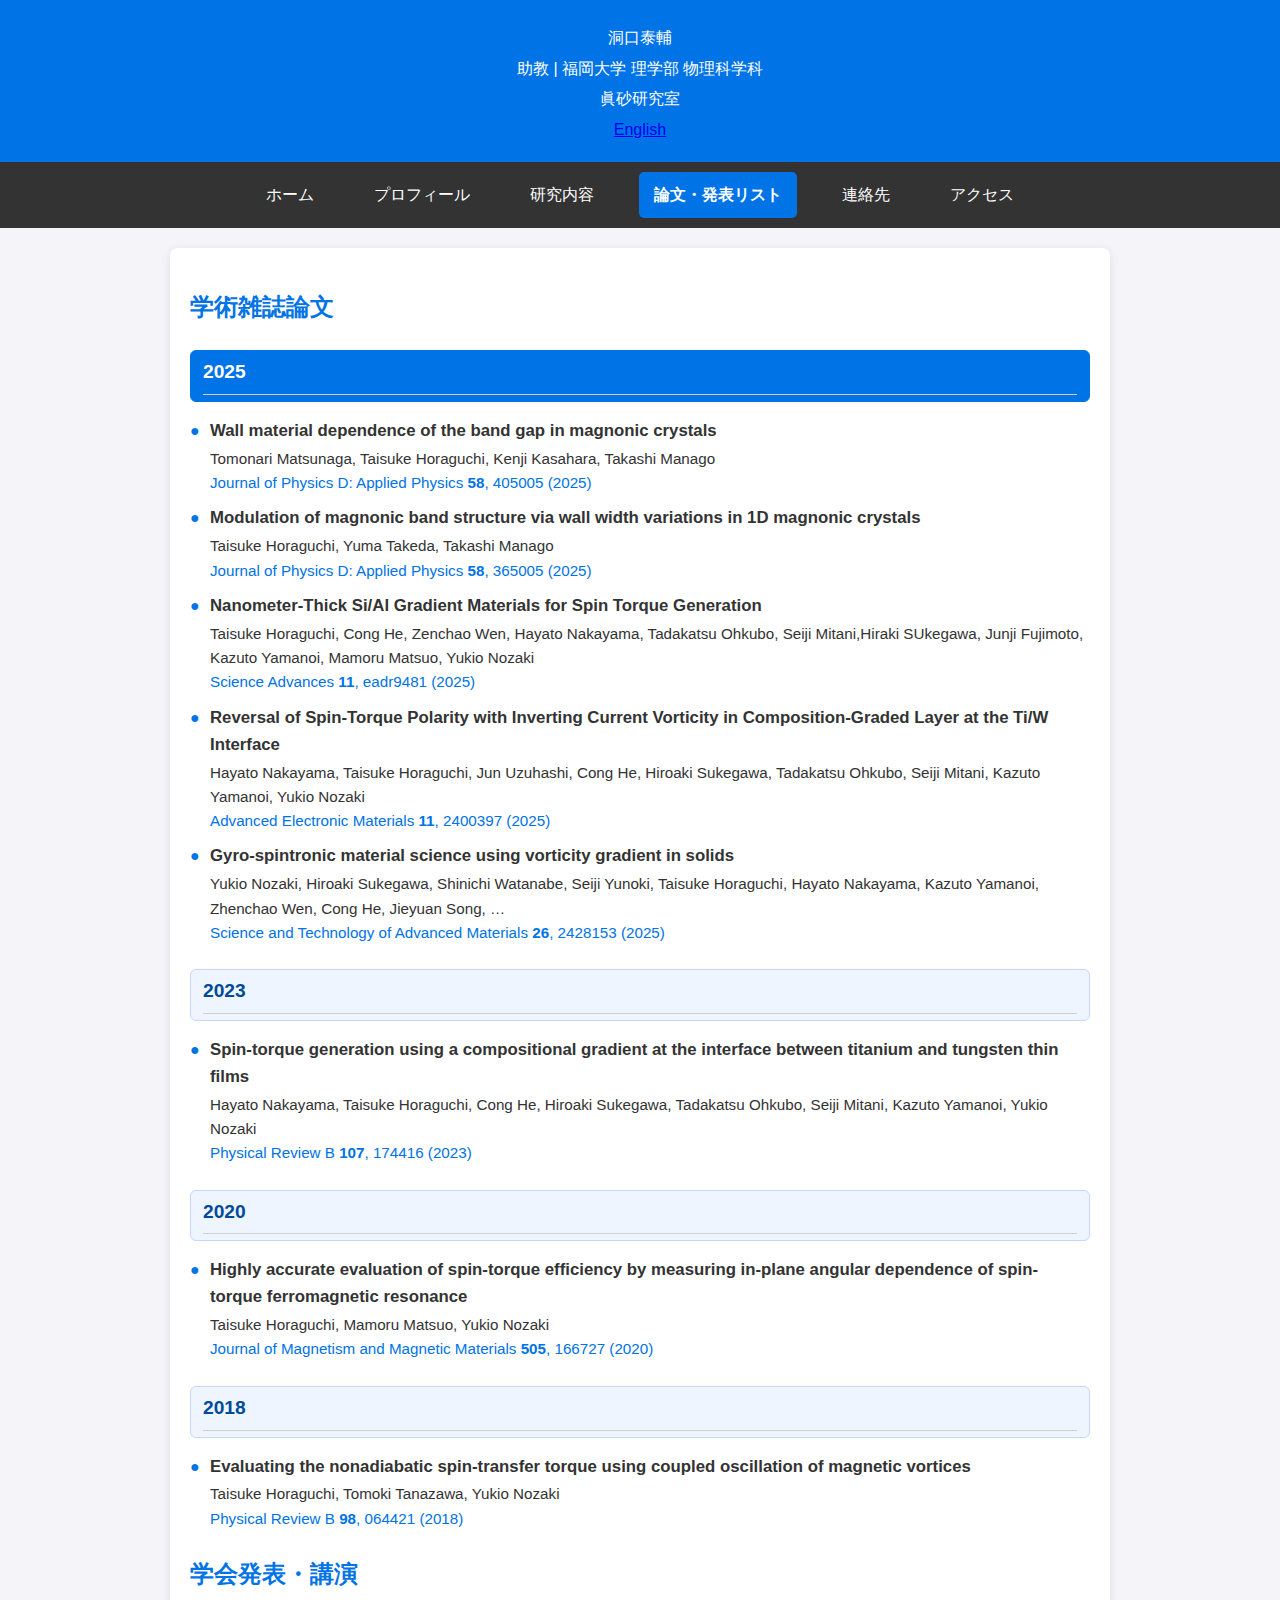
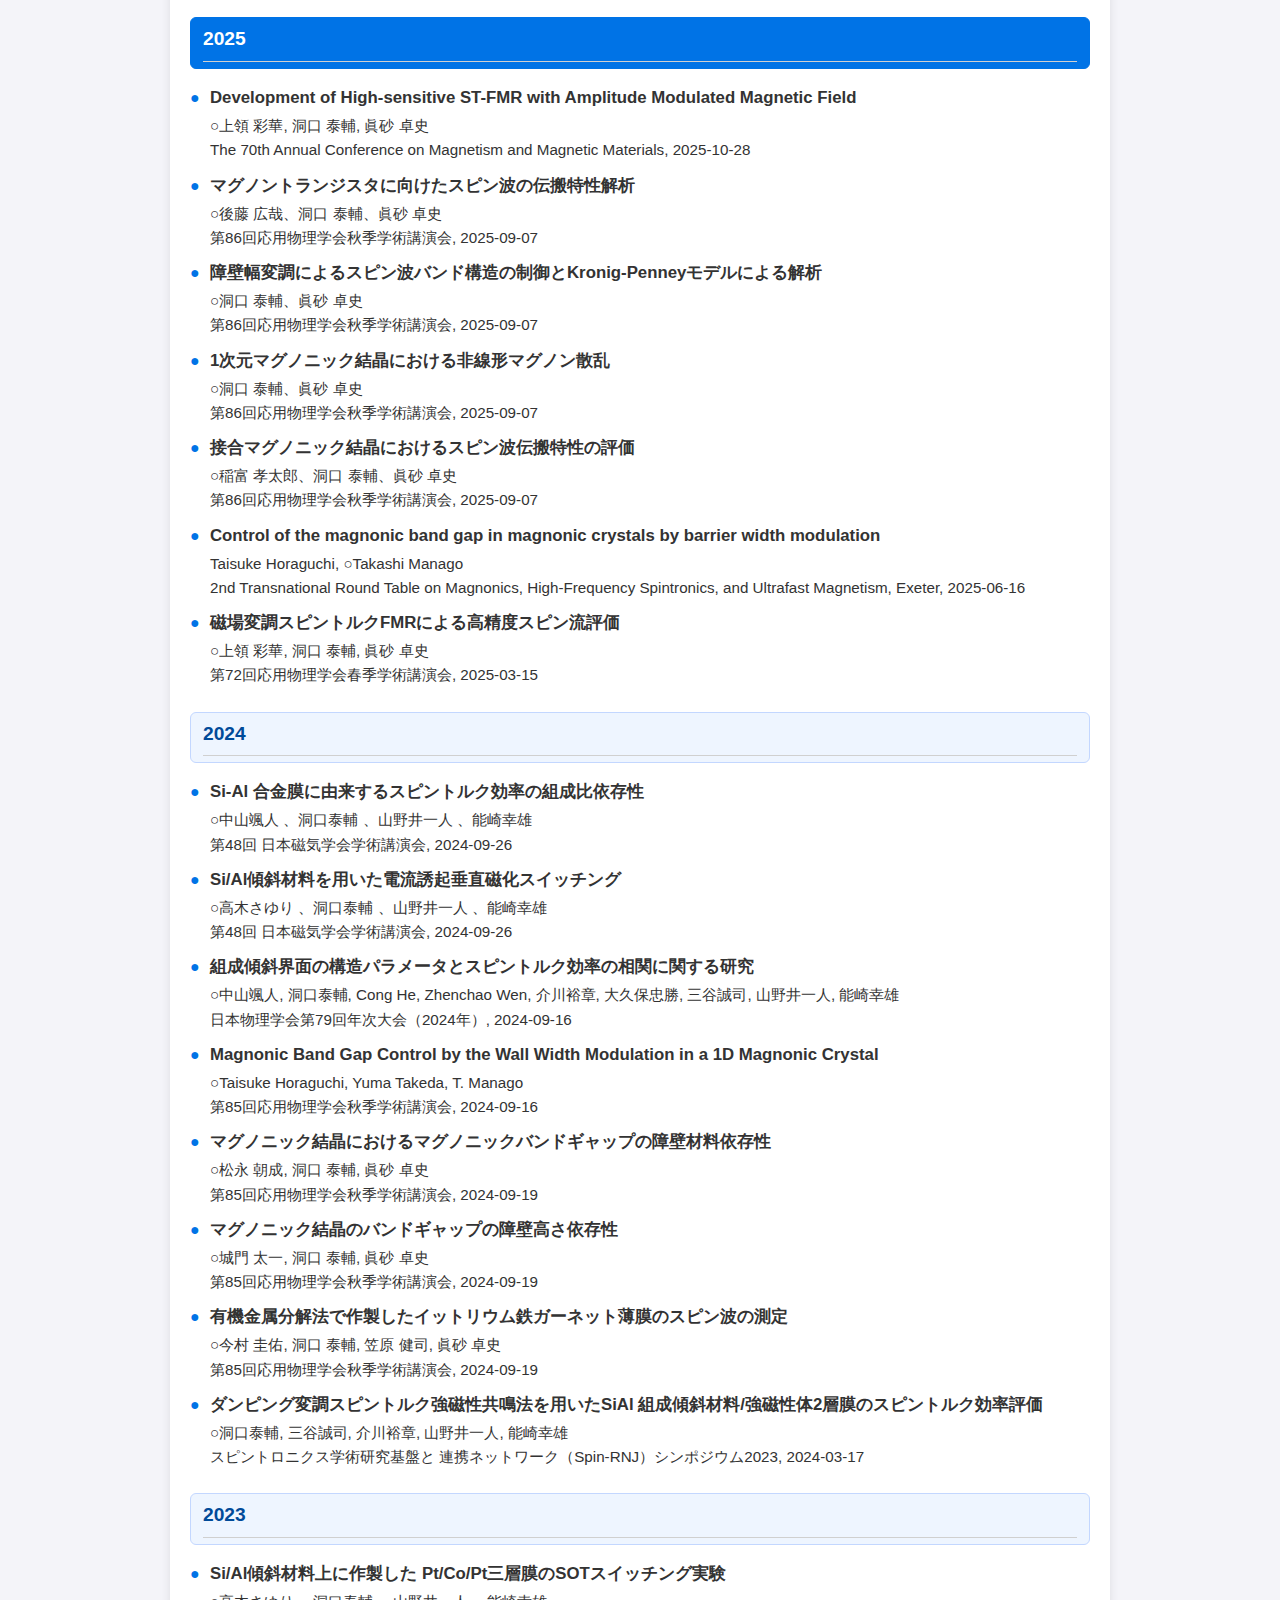
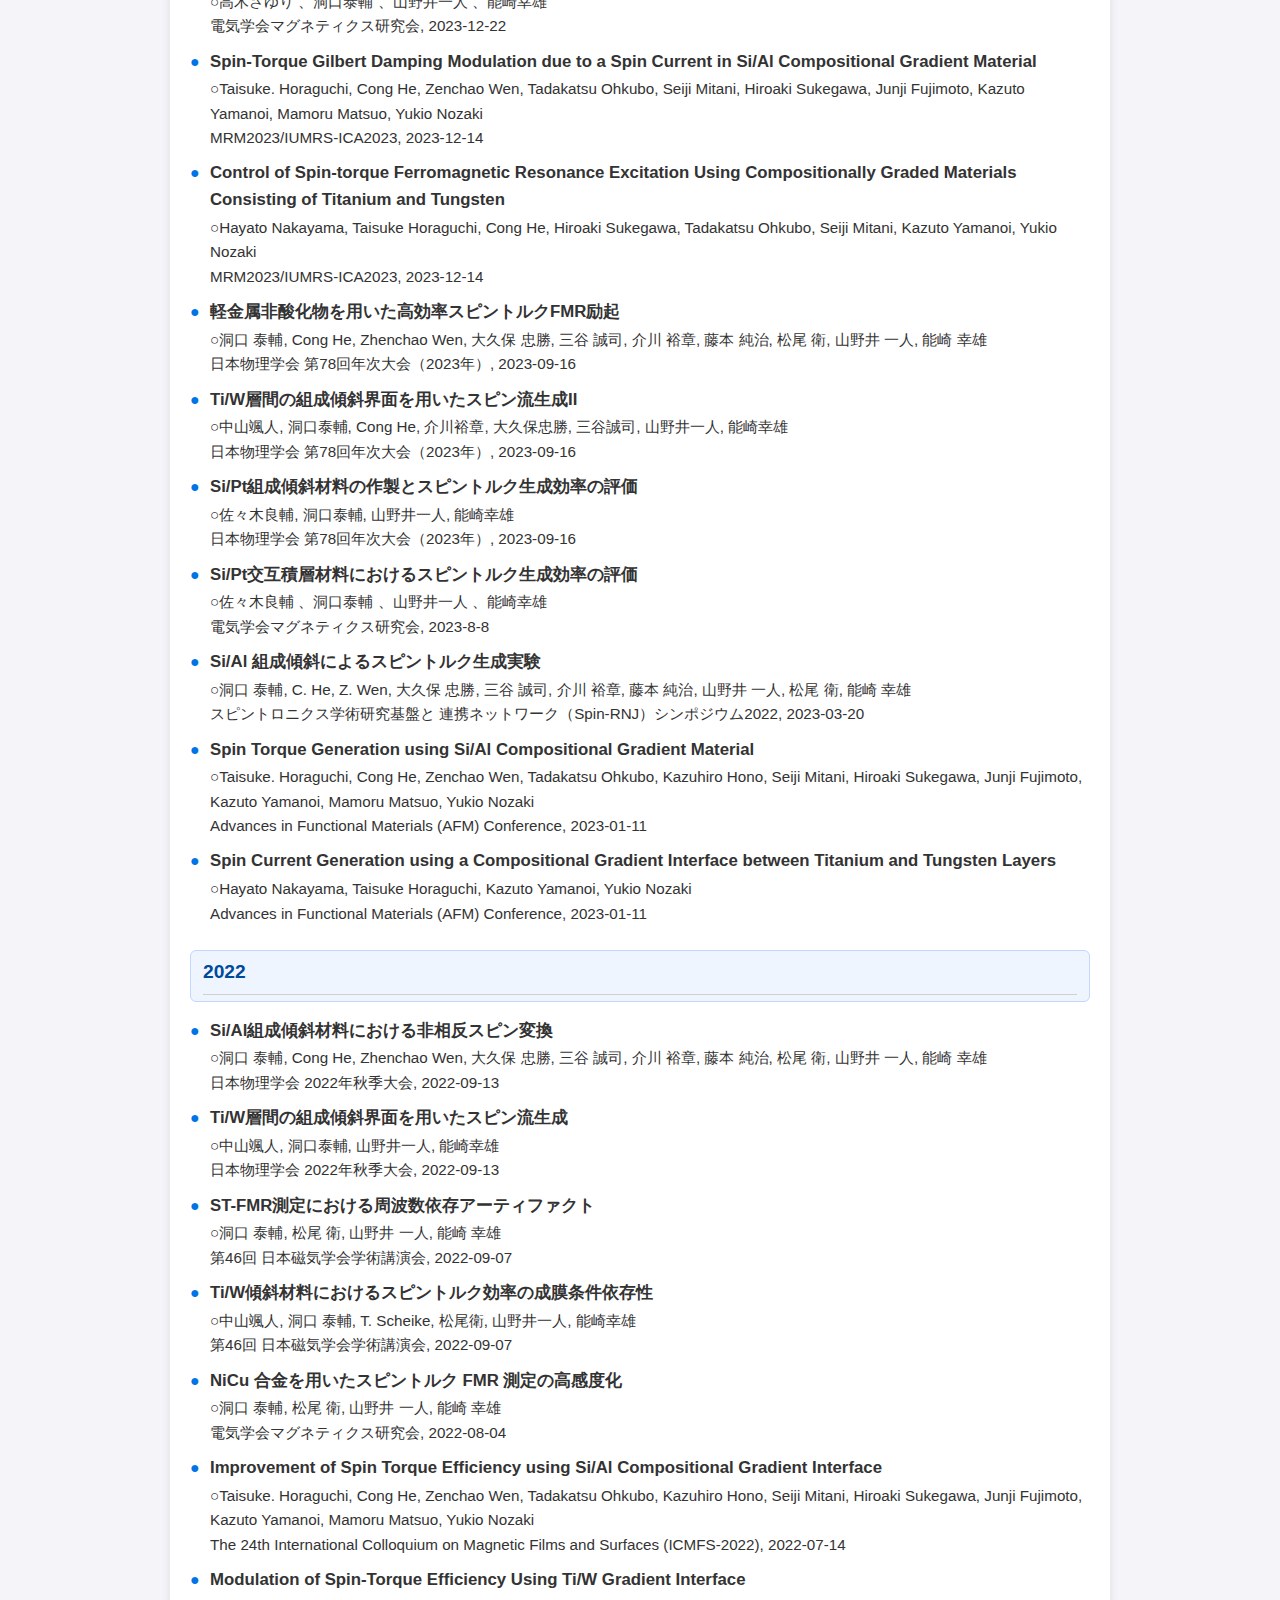
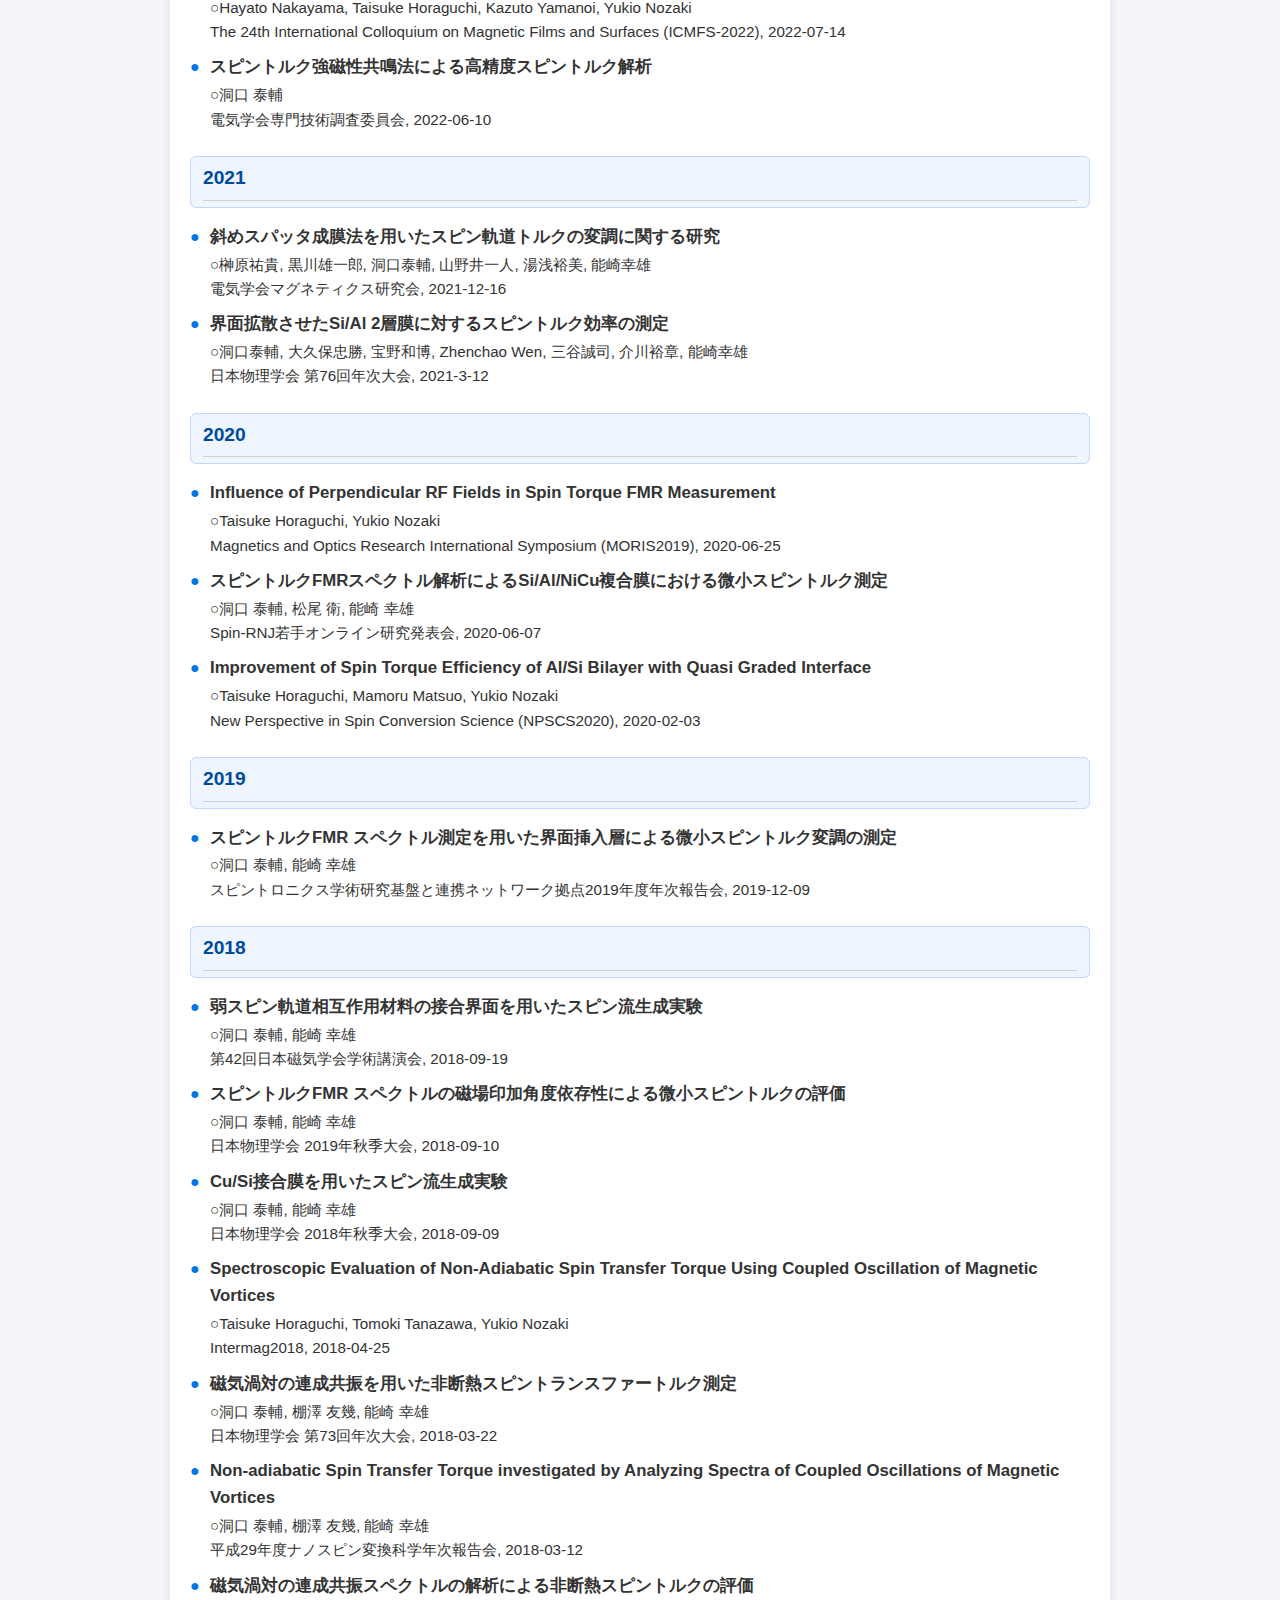
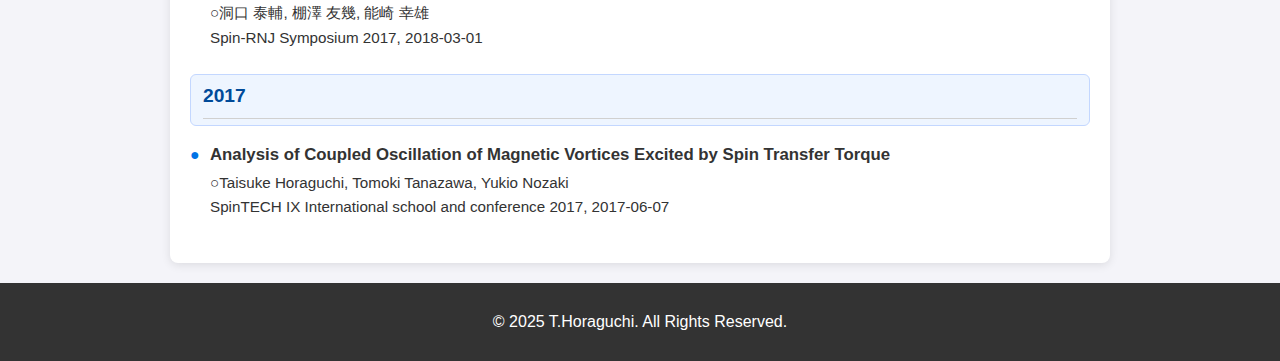
<file: publications.html>
<!DOCTYPE html>
<html lang="ja">
<head>
    <meta charset="UTF-8">
    <meta name="viewport" content="width=device-width, initial-scale=1.0">
    <title>プロフィール - 洞口泰輔</title>
    <link rel="stylesheet" href="styles.css">
</head>
<body>

<header>
    <div class="container">
        <p>洞口泰輔</p>
        <p>助教 | 福岡大学 理学部 物理科学科</p>
        <p>眞砂研究室</p>
        <a href="publications-en.html" class="language-switch">English</a>
    </div>
</header>

<nav>
    <ul>
        <li><a href="index.html">ホーム</a></li>
        <li><a href="profile.html">プロフィール</a></li>
        <li><a href="research.html">研究内容</a></li>
        <li><a href="publications.html" class="active">論文・発表リスト</a></li>
        <li><a href="contact.html">連絡先</a></li>
        <li><a href="access.html">アクセス</a></li>
    </ul>
</nav>

<main>
    <section>
        <h2>学術雑誌論文</h2>
        <div id="journal-container"></div>
    </section>
    <section>
        <h2>学会発表・講演</h2>
        <div id="presentation-container"></div>
    </section>
</main>


<footer>
    <p>&copy; 2025 T.Horaguchi. All Rights Reserved.</p>
</footer>

<script src="scripts/publications-ja.js"></script>
</body>
</html>
</file>
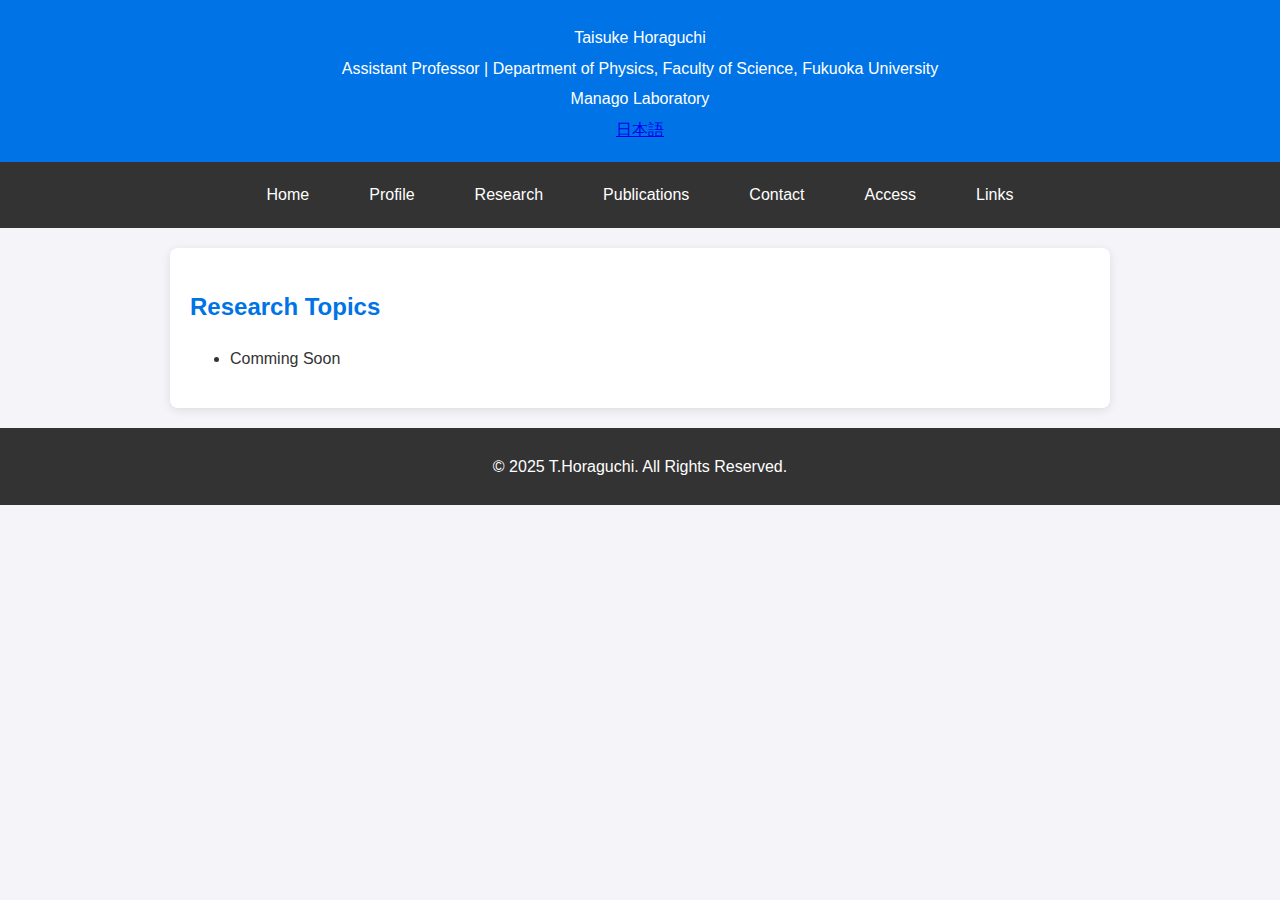
<file: research-en.html>
<!DOCTYPE html>
<html lang="ja">
<link rel="icon" type="image/x-icon" href="images/favicon.ico">
<link rel="icon" type="image/png" sizes="32x32" href="images/favicon-32.png">
<link rel="icon" type="image/png" sizes="16x16" href="images/favicon-16.png">
<link rel="apple-touch-icon" sizes="180x180" href="images/favicon-180.png">

<html lang="en">
<head>
    <meta charset="UTF-8">
    <meta name="viewport" content="width=device-width, initial-scale=1.0">
    <title>Research - Taisuke Horaguchi</title>
    <link rel="stylesheet" href="styles.css">
</head>
<body>
<header>
    <div class="container">
        <p>Taisuke Horaguchi</p>
        <p>Assistant Professor | Department of Physics, Faculty of Science, Fukuoka University</p>
        <p>Manago Laboratory</p>
        <a href="research.html" class="language-switch">日本語</a>
    </div>
</header>
<nav id="main-nav"></nav>
<main>
    
        <section>
            <h2>Research Topics</h2>
            <ul>
				<li>Comming Soon</li>
			</ul>
        </section>
        
</main>
<footer>
    <p>&copy; 2025 T.Horaguchi. All Rights Reserved.</p>
</footer>

<script src="scripts/nav-en.js"></script>

</body>
</html>
</file>
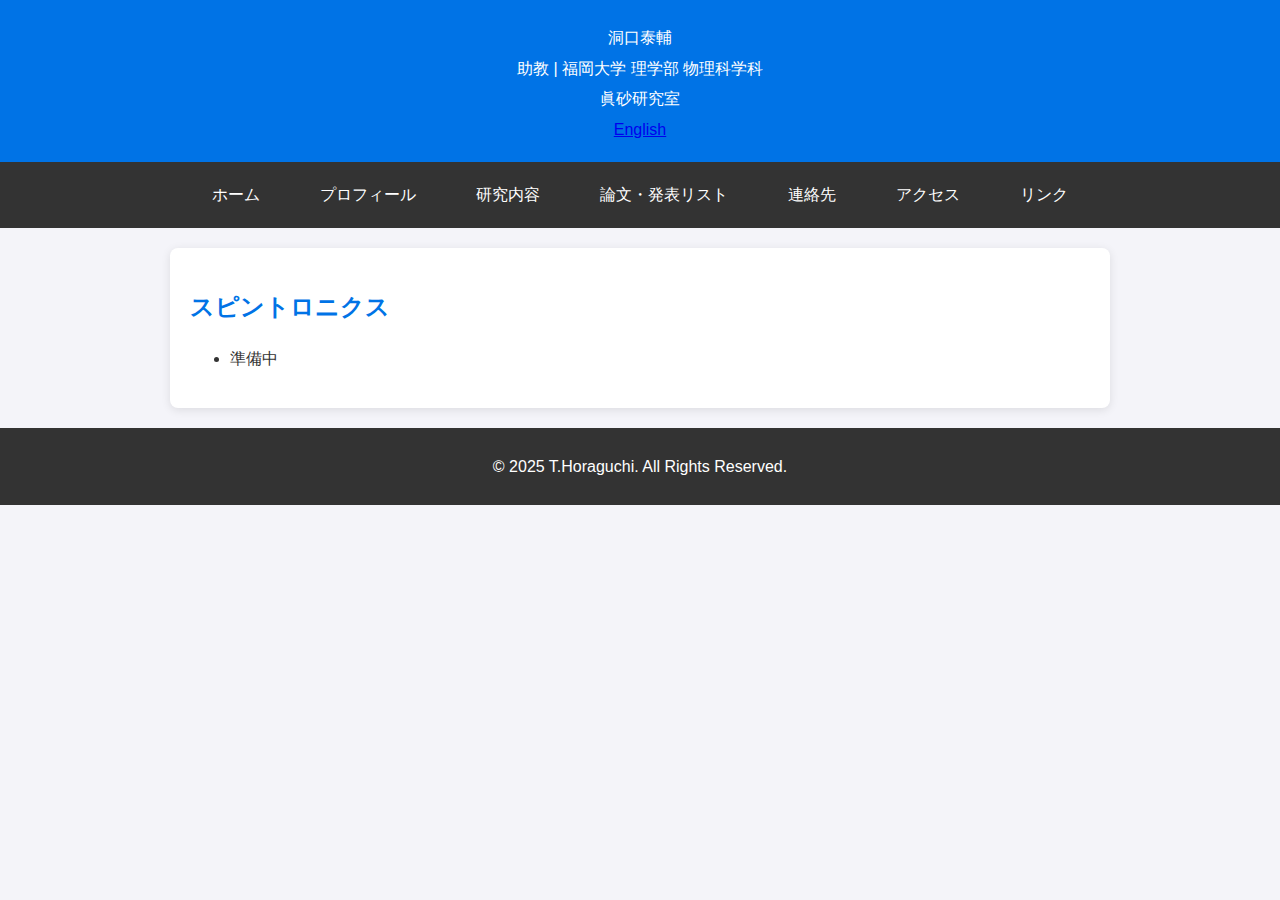
<file: research.html>
<!DOCTYPE html>
<html lang="ja">
<head>
    <meta charset="UTF-8">
    <meta name="viewport" content="width=device-width, initial-scale=1.0">
    <title>研究内容 - 洞口泰輔</title>
    <link rel="stylesheet" href="styles.css">
</head>
<body>
    <header>
    <div class="container">
        <p>洞口泰輔</p>
        <p>助教 | 福岡大学 理学部 物理科学科</p>
        <p>眞砂研究室</p>
        <a href="research-en.html" class="language-switch">English</a>
    </div>
</header>
<nav id="main-nav"></nav>
<main>
	<section>
		<h2>スピントロニクス</h2>
		<ul>
			<li>準備中</li>
		</ul>
	</section>
</main>
<footer>
	<p>&copy; 2025 T.Horaguchi. All Rights Reserved.</p>
</footer>
	
<script src="scripts/nav-ja.js"></script>
	
</body>
</html>
</file>
<file: styles.css>
/* グローバル設定 */
body {
    font-family: 'Arial', sans-serif;
    margin: 0;
    padding: 0;
    line-height: 1.6;
    color: #333;
    background: #f4f4f9;
}

h1, h2 {
    color: #0073e6;
}

header {
    background: #0073e6;
    color: white;
    padding: 20px 0;
    text-align: center;
}

header h1 {
    margin: 0;
    font-size: 2.5rem;
}

header p {
    margin: 5px 0;
    font-size: 1rem;
}

nav {
    background: #333;
    color: white;
    padding: 10px 0;
    position: sticky;
    top: 0;
    z-index: 1000;
}

nav ul {
    list-style: none;
    margin: 0;
    padding: 0;
    display: flex;
    justify-content: center;
}

nav ul li {
    margin: 0 15px;
}

nav ul li a {
    color: white;
    text-decoration: none;
    font-size: 1rem;
}

nav ul li a:hover {
    text-decoration: underline;
}

main {
    max-width: 900px;
    margin: 20px auto;
    padding: 20px;
    background: white;
    border-radius: 8px;
    box-shadow: 0 2px 10px rgba(0, 0, 0, 0.1);
}

.section {
    margin-bottom: 40px;
}

.profile-content {
    display: flex;
    align-items: center;
    gap: 20px;
}

.profile-image {
    width: 150px;
    height: 150px;
    border-radius: 50%;
    object-fit: cover;
    border: 2px solid #0073e6;
}

.research-list, .publications-list {
    list-style: none;
    padding: 0;
}

.research-list li, .publications-list li {
    margin-bottom: 10px;
    padding-left: 20px;
    position: relative;
}

.research-list li::before, .publications-list li::before {
    content: '●';
    color: #0073e6;
    position: absolute;
    left: 0;
}

footer {
    text-align: center;
    padding: 10px 0;
    background: #333;
    color: white;
    margin-top: 20px;
}

/* 研究概要とニュースセクション */
.overview, .news {
    margin-bottom: 40px;
    background: #fff;
    padding: 20px;
    border-radius: 8px;
    box-shadow: 0 2px 10px rgba(0, 0, 0, 0.1);
}

.overview h2, .news h2 {
    color: #0073e6;
    margin-bottom: 15px;
}

.news ul {
    list-style: none;
    padding: 0;
}

.news li {
    margin-bottom: 10px;
    padding-left: 20px;
    position: relative;
}

.news li::before {
    content: "•";
    color: #0073e6;
    position: absolute;
    left: 0;
    top: 0;
    font-size: 1.2em;
}

.news li strong {
    color: #333;
}

.overview p {
    font-size: 1.1em;
    line-height: 1.6;
}

/* 全体の背景色とコンテナ設定 */
body {
    background: #f4f4f9;
}

main {
    max-width: 900px;
    margin: 20px auto;
    padding: 20px;
    background: #fff;
    border-radius: 8px;
    box-shadow: 0 2px 10px rgba(0, 0, 0, 0.1);
}

/* ナビゲーションタブのデザイン */
nav ul li a {
    color: white;
    text-decoration: none;
    padding: 10px 15px;
    display: inline-block;
    transition: background 0.3s ease;
}

nav ul li a:hover {
    background: #555;
    border-radius: 5px;
}

/* 現在のページのタブを強調 */
nav ul li a.active {
    background: #0073e6; /* 現在のページ用の強調色 */
    border-radius: 5px;
    font-weight: bold;
}

/* レスポンシブ対応 */
@media (max-width: 768px) {
    nav ul {
        flex-direction: column;
    }

    .profile-content {
        flex-direction: column;
        text-align: center;
    }

    .profile-image {
        margin-bottom: 20px;
    }
}

/* ===== Publications year heading & list layout ===== */
.year-block {
    margin-bottom: 24px;
}

.year-heading {
    background: #eef5ff;
    border: 1px solid #c3d7ff;
    border-radius: 6px;
    padding: 6px 12px;
    margin: 24px 0 8px;
    font-size: 1.2em;
    font-weight: bold;
    color: #004a99;
    position: relative;
}

/* 年見出しの下に細いライン */
.year-heading::after {
    content: "";
    display: block;
    height: 1px;
    background: #d0d0d0;
    margin-top: 6px;
}

/* 最新年だけ少し強調（任意：不要なら削除してOK） */
.year-heading.latest-year {
    background: #0073e6;
    color: #ffffff;
    border-color: #0073e6;
}

/* 各エントリ内のレイアウト */
.pub-title {
    font-size: 1.05em;
    margin-bottom: 2px;
}

.pub-authors {
    font-size: 0.95em;
}

.pub-journal {
    font-size: 0.95em;
}

.pub-journal a {
    text-decoration: none;
    color: #0073e6;
}

.pub-journal a:hover {
    text-decoration: underline;
}

/* ==== ホーム用スライドショー（16:9枠＋グレー余白） ==== */
.slideshow {
    max-width: 720px;                 /* スライドショー全体の横幅 */
    margin: 0 auto 30px auto;
}

/* 16:9 の枠を作る */
#slideshow-container {
    position: relative;
    width: 100%;
    padding-top: 56.25%;              /* 16 / 9 * 100 = 56.25% → 高さを決める */
    background: #000000;              /* 余白の色（グレー） */
    overflow: hidden;
}

/* 枠の中でスライドを中央配置 */
.slides {
    position: absolute;
    top: 0;
    left: 0;
    width: 100%;
    height: 100%;
    display: flex;
    justify-content: center;
    align-items: center;
}

/* 画像は枠いっぱいを使いつつ、縦横比は維持（足りない部分はグレー） */
.slides img {
    width: 100%;
    height: 100%;
    object-fit: contain;              /* トリミングなしで枠内におさめる */
    background: #000000;              /* 透明部分や余白もグレーに */
    border-radius: 8px;
    display: block;
}

.slides video {
    width: 100%;
    height: 100%;
    object-fit: contain;
    background: #000000;
    border-radius: 8px;
    display: block;
}


/* フェードアニメーション */
.fade {
    animation: fadeEffect 1.3s;
}

@keyframes fadeEffect {
    from { opacity: 0.4; }
    to   { opacity: 1; }
}

/* ドットインジケータ */
.dots {
    text-align: center;
    margin-top: 10px;
}

.dot {
    height: 12px;
    width: 12px;
    margin: 0 4px;
    background-color: #bbb;
    border-radius: 50%;
    display: inline-block;
    transition: background-color 0.4s;
    cursor: pointer;     
}


.active-dot {
    background-color: #0073e6;
}

.news-item {
    display: flex;
    gap: 15px;
    padding: 15px 0;
    border-bottom: 1px solid #ddd;
}

.news-date {
    width: 110px;
    font-weight: bold;
    color: #0073e6;
    flex-shrink: 0;
}

.news-content {
    flex: 1;
    line-height: 1.6;
}

.news-tag {
    font-weight: bold;
    color: #555;
}

.news-paper {
    margin-top: 6px;
    padding-left: 10px;
    border-left: 3px solid #0073e6;
    font-size: 0.95em;
}
</file>
